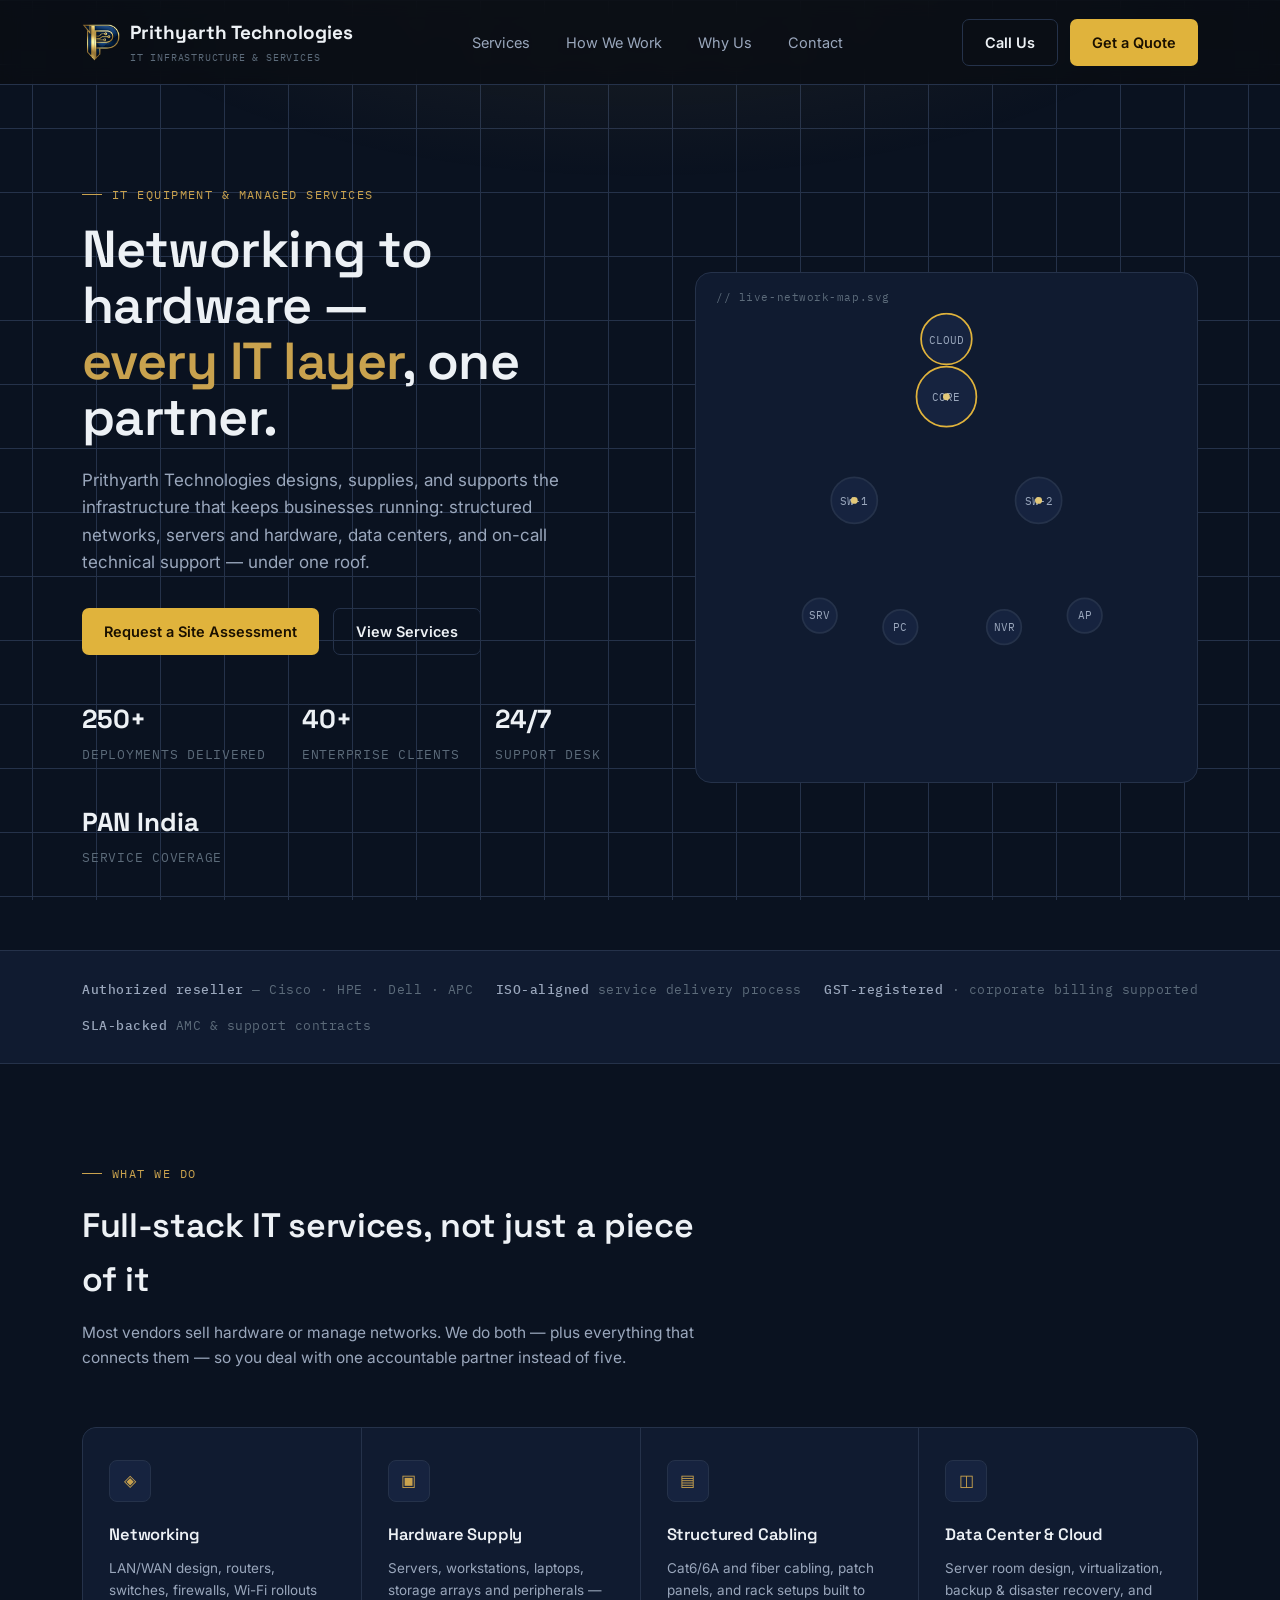
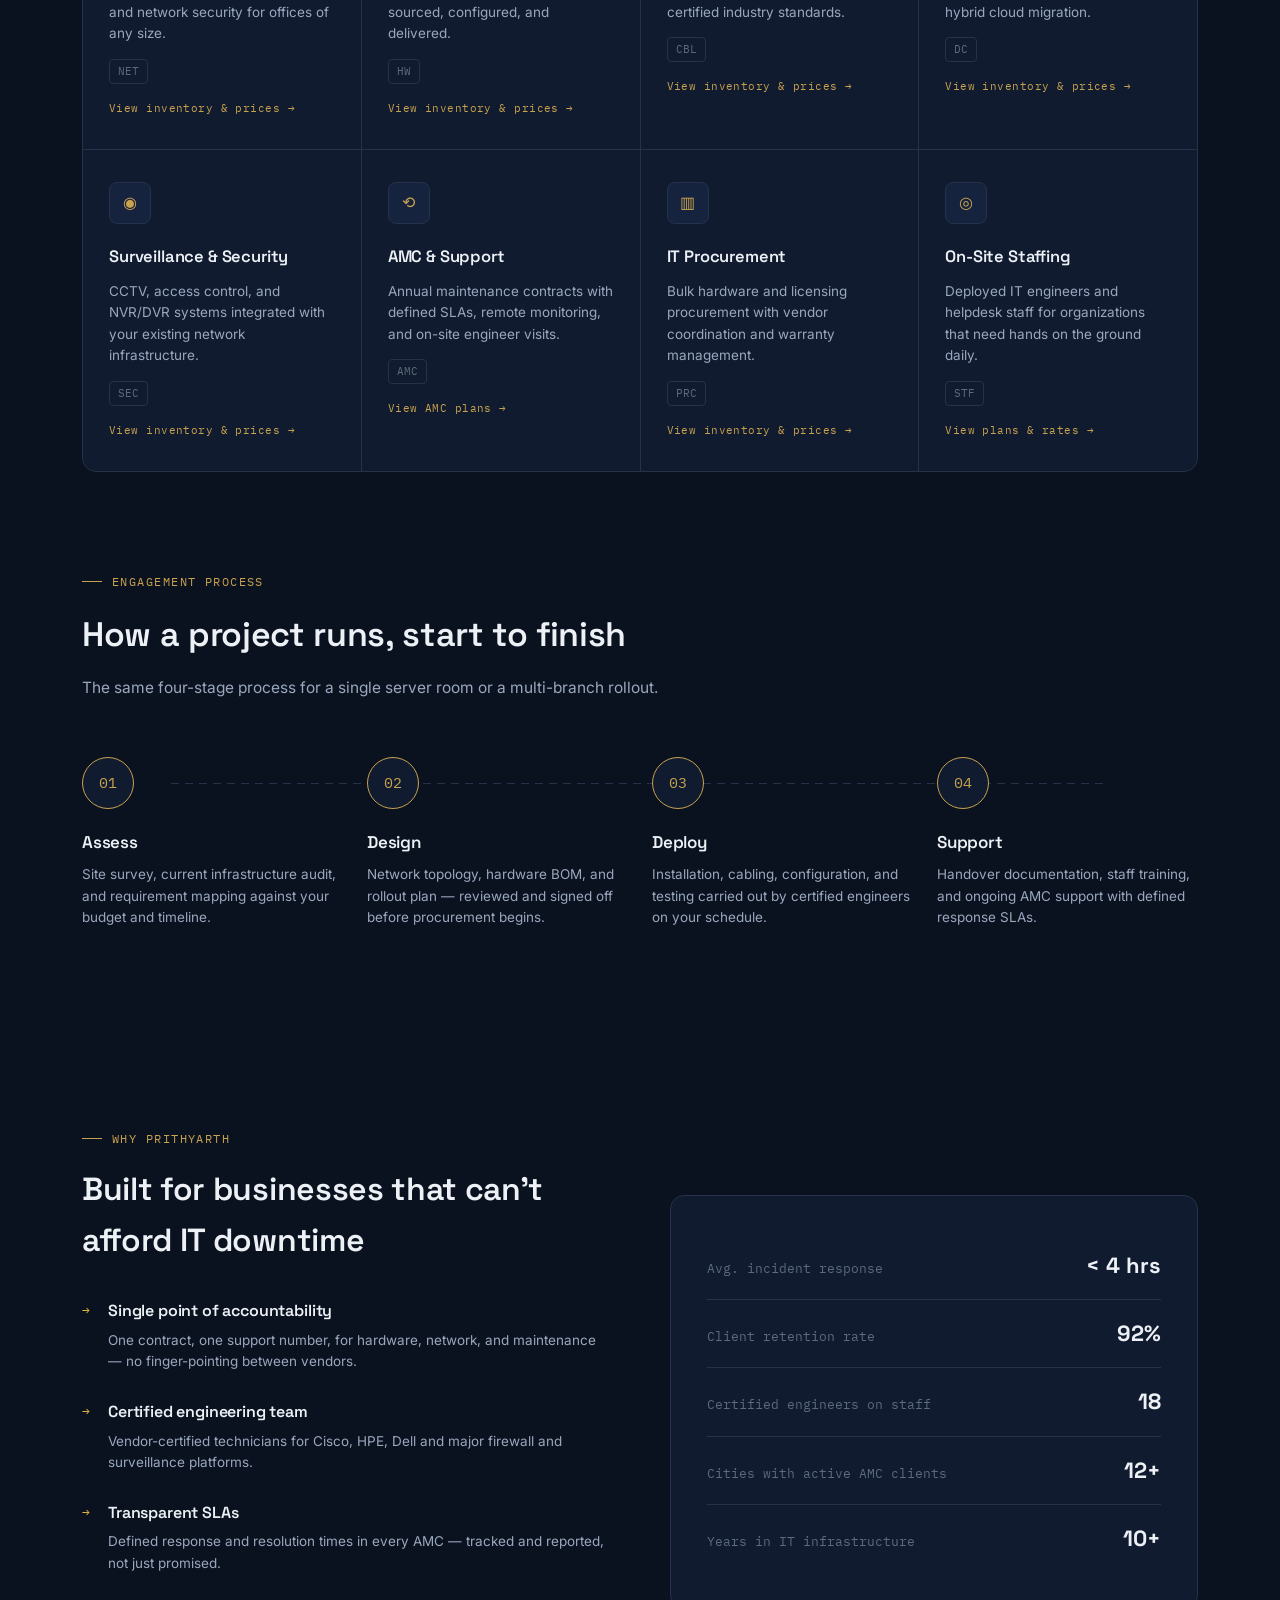
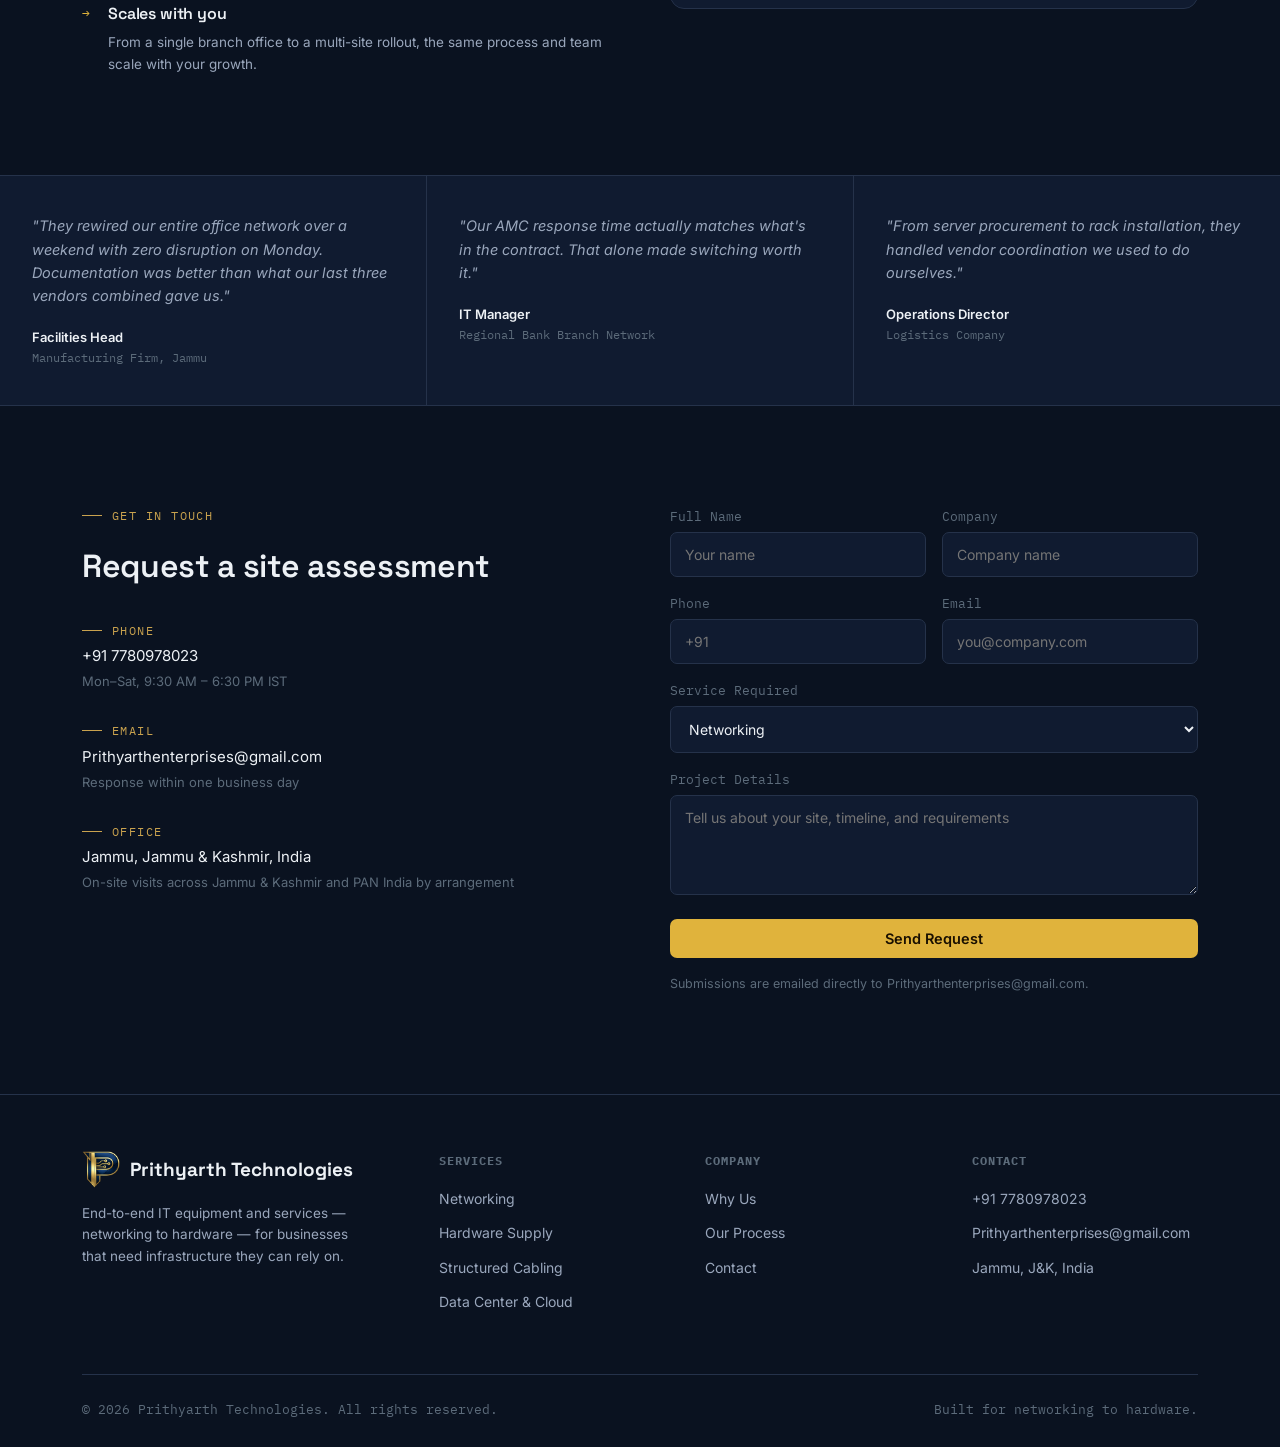
<file: index.html>
<!DOCTYPE html>
<html lang="en">
<head>
<meta charset="UTF-8">
<meta name="viewport" content="width=device-width, initial-scale=1.0">
<title>Prithyarth Technologies — Networking, Hardware & IT Services</title>
<meta name="description" content="Prithyarth Technologies delivers end-to-end IT infrastructure — networking, hardware supply, structured cabling, data center and AMC support — for businesses across India.">
<link rel="icon" type="image/png" href="[data-uri]">
<link rel="apple-touch-icon" href="[data-uri]">
<link rel="preconnect" href="https://fonts.googleapis.com">
<link href="https://fonts.googleapis.com/css2?family=Space+Grotesk:wght@400;500;600;700&family=Inter:wght@400;500;600;700&family=IBM+Plex+Mono:wght@400;500&display=swap" rel="stylesheet">
<style>
  :root{
    --bg:#0A1220;
    --panel:#101B30;
    --panel-raised:#16233F;
    --border:#25324A;
    --text:#EDF1F5;
    --text-dim:#9AA7BC;
    --text-faint:#5C6B7A;
    --steel:#C9A24E;
    --steel-dim:#7A6029;
    --amber:#E0B33C;
    --teal:#E3C878;
    --radius:10px;
  }
  *{margin:0;padding:0;box-sizing:border-box;}
  html{scroll-behavior:smooth;}
  body{
    background:var(--bg);
    color:var(--text);
    font-family:'Inter',sans-serif;
    line-height:1.6;
    overflow-x:hidden;
    background-image:
      linear-gradient(var(--border) 1px, transparent 1px),
      linear-gradient(90deg, var(--border) 1px, transparent 1px);
    background-size:64px 64px;
    background-position:center top;
    background-attachment:fixed;
    background-color:var(--bg);
  }
  body::before{
    content:"";
    position:fixed;inset:0;
    background:radial-gradient(ellipse 80% 50% at 50% -10%, rgba(201,162,78,0.12), transparent 60%);
    pointer-events:none;
    z-index:0;
  }
  h1,h2,h3,h4{font-family:'Space Grotesk',sans-serif;font-weight:600;letter-spacing:-0.01em;}
  .eyebrow{
    font-family:'IBM Plex Mono',monospace;
    font-size:12px;
    letter-spacing:0.12em;
    text-transform:uppercase;
    color:var(--steel);
    display:flex;align-items:center;gap:10px;
    margin-bottom:16px;
  }
  .eyebrow::before{content:"";width:20px;height:1px;background:var(--steel);display:inline-block;}
  a{color:inherit;text-decoration:none;}
  .container{max-width:1180px;margin:0 auto;padding:0 32px;}
  section{position:relative;z-index:1;}

  /* NAV */
  header{
    position:sticky;top:0;z-index:50;
    background:rgba(10,14,19,0.85);
    backdrop-filter:blur(10px);
    border-bottom:1px solid var(--border);
  }
  nav{
    max-width:1180px;margin:0 auto;padding:18px 32px;
    display:flex;align-items:center;justify-content:space-between;
  }
  .logo{
    display:flex;align-items:center;gap:10px;
    font-family:'Space Grotesk',sans-serif;font-weight:700;font-size:19px;
    color:var(--text);
  }
  .logo-mark{
    width:38px;height:38px;object-fit:contain;
    flex-shrink:0;
  }
  .logo small{display:block;font-family:'IBM Plex Mono',monospace;font-size:10px;font-weight:400;letter-spacing:0.08em;color:var(--text-faint);text-transform:uppercase;margin-top:2px;}
  .nav-links{display:flex;gap:36px;align-items:center;}
  .nav-links a{font-size:14.5px;color:var(--text-dim);transition:color .2s;}
  .nav-links a:hover{color:var(--text);}
  .btn{
    font-family:'Inter',sans-serif;font-weight:600;font-size:14.5px;
    padding:11px 22px;border-radius:7px;
    display:inline-flex;align-items:center;gap:8px;
    transition:all .2s;cursor:pointer;border:none;
  }
  .btn-primary{background:var(--amber);color:#1A1000;}
  .btn-primary:hover{background:#F0C766;transform:translateY(-1px);}
  .btn-ghost{border:1px solid var(--border);color:var(--text);background:transparent;}
  .btn-ghost:hover{border-color:var(--steel);}
  .nav-cta{display:flex;gap:12px;}
  .nav-toggle{display:none;background:none;border:none;color:var(--text);font-size:24px;cursor:pointer;}

  /* HERO */
  .hero{padding:100px 0 80px;}
  .hero-grid{display:grid;grid-template-columns:1.1fr 1fr;gap:60px;align-items:center;}
  .hero h1{font-size:52px;line-height:1.08;margin-bottom:22px;}
  .hero h1 span{color:var(--steel);}
  .hero p.lead{font-size:17px;color:var(--text-dim);max-width:480px;margin-bottom:32px;}
  .hero-ctas{display:flex;gap:14px;margin-bottom:44px;flex-wrap:wrap;}
  .hero-stats{display:flex;gap:36px;flex-wrap:wrap;}
  .stat b{display:block;font-family:'Space Grotesk',sans-serif;font-size:26px;color:var(--text);}
  .stat span{font-size:12.5px;color:var(--text-faint);font-family:'IBM Plex Mono',monospace;text-transform:uppercase;letter-spacing:0.06em;}

  /* NETWORK DIAGRAM SIGNATURE */
  .diagram-wrap{
    position:relative;
    background:var(--panel);
    border:1px solid var(--border);
    border-radius:16px;
    padding:20px;
    aspect-ratio:1/1;
  }
  .diagram-wrap .tag{
    position:absolute;top:16px;left:20px;
    font-family:'IBM Plex Mono',monospace;font-size:11px;color:var(--text-faint);
    letter-spacing:0.05em;
  }
  .diagram-wrap svg{width:100%;height:100%;}
  .net-line{
    stroke:var(--steel-dim);
    stroke-width:1.5;
    fill:none;
    stroke-dasharray:6 5;
  }
  .net-line.active{
    stroke:var(--steel);
    stroke-dasharray:400;
    stroke-dashoffset:400;
    animation:drawline 2.4s ease forwards infinite;
  }
  .net-line.active.d1{animation-delay:0s;}
  .net-line.active.d2{animation-delay:.3s;}
  .net-line.active.d3{animation-delay:.6s;}
  .net-line.active.d4{animation-delay:.9s;}
  @keyframes drawline{
    0%{stroke-dashoffset:400;opacity:0;}
    15%{opacity:1;}
    60%{stroke-dashoffset:0;opacity:1;}
    100%{stroke-dashoffset:0;opacity:0;}
  }
  .node-circle{fill:var(--panel-raised);stroke:var(--border);stroke-width:1.5;}
  .node-circle.hub{stroke:var(--amber);}
  .node-label{font-family:'IBM Plex Mono',monospace;font-size:9.5px;fill:var(--text-dim);text-anchor:middle;}
  .pulse{
    fill:var(--teal);
    animation:pulse 2.2s ease-in-out infinite;
  }
  @keyframes pulse{
    0%,100%{opacity:.3;r:3;}
    50%{opacity:1;r:5;}
  }

  /* TRUST BAR */
  .trust{border-top:1px solid var(--border);border-bottom:1px solid var(--border);padding:28px 0;background:var(--panel);}
  .trust .container{display:flex;justify-content:space-between;align-items:center;flex-wrap:wrap;gap:16px;}
  .trust-item{font-family:'IBM Plex Mono',monospace;font-size:12.5px;color:var(--text-faint);letter-spacing:0.04em;}
  .trust-item b{color:var(--text-dim);font-weight:500;}

  /* SECTION HEADS */
  .section-head{max-width:640px;margin-bottom:56px;}
  .section-head h2{font-size:34px;margin-bottom:14px;}
  .section-head p{color:var(--text-dim);font-size:15.5px;}
  .section-pad{padding:100px 0;}

  /* SERVICES */
  .services-grid{display:grid;grid-template-columns:repeat(4,1fr);gap:1px;background:var(--border);border:1px solid var(--border);border-radius:14px;overflow:hidden;}
  .service-card{background:var(--panel);padding:32px 26px;transition:background .2s;cursor:pointer;position:relative;}
  .service-card:hover{background:var(--panel-raised);}
  .service-card:hover .service-open{color:var(--amber);}
  .service-open{
    display:flex;align-items:center;gap:6px;margin-top:16px;
    font-family:'IBM Plex Mono',monospace;font-size:11px;color:var(--steel);letter-spacing:0.04em;
    transition:color .2s;
  }

  /* CATALOG MODAL */
  .catalog-overlay{
    display:none;position:fixed;inset:0;z-index:200;
    background:rgba(5,7,10,0.82);backdrop-filter:blur(4px);
    padding:26px 16px;overflow-y:auto;
  }
  .catalog-overlay.open{display:block;}
  .catalog-modal{
    max-width:1080px;margin:0 auto;background:var(--panel);border:1px solid var(--border);
    border-radius:16px;overflow:hidden;
    animation:modalIn .25s ease;
  }
  @keyframes modalIn{from{opacity:0;transform:translateY(14px);}to{opacity:1;transform:translateY(0);}}
  .catalog-head{
    padding:26px 30px;border-bottom:1px solid var(--border);
    display:flex;justify-content:space-between;align-items:flex-start;gap:20px;
    position:sticky;top:0;background:var(--panel);z-index:2;
  }
  .catalog-head h3{font-size:22px;margin-bottom:6px;}
  .catalog-head p{font-size:13px;color:var(--text-dim);max-width:640px;}
  .catalog-close{
    background:var(--panel-raised);border:1px solid var(--border);color:var(--text-dim);
    width:34px;height:34px;border-radius:8px;flex-shrink:0;font-size:18px;cursor:pointer;
    display:flex;align-items:center;justify-content:center;transition:all .2s;
  }
  .catalog-close:hover{color:var(--text);border-color:var(--steel);}
  .catalog-tabs{
    display:flex;gap:8px;flex-wrap:wrap;padding:18px 30px 0;
  }
  .catalog-tab{
    font-family:'IBM Plex Mono',monospace;font-size:11.5px;letter-spacing:0.03em;
    padding:8px 14px;border-radius:999px;border:1px solid var(--border);color:var(--text-dim);
    cursor:pointer;transition:all .2s;background:transparent;
  }
  .catalog-tab.active{background:var(--steel);border-color:var(--steel);color:#081016;font-weight:600;}
  .catalog-tab:hover:not(.active){border-color:var(--steel);color:var(--text);}
  .catalog-body{padding:24px 30px 30px;}
  .catalog-grid{
    display:grid;grid-template-columns:repeat(3,1fr);gap:16px;
  }
  .catalog-item{
    background:var(--panel-raised);border:1px solid var(--border);border-radius:12px;
    padding:18px;display:flex;flex-direction:column;gap:10px;
  }
  .catalog-item .brand-tag{
    font-family:'IBM Plex Mono',monospace;font-size:10px;letter-spacing:0.06em;text-transform:uppercase;
    color:var(--teal);
  }
  .catalog-item h4{font-size:14.5px;line-height:1.35;}
  .catalog-item .specs{font-size:12px;color:var(--text-dim);line-height:1.55;flex-grow:1;}
  .catalog-item .price-row{
    display:flex;justify-content:space-between;align-items:baseline;
    padding-top:10px;border-top:1px solid var(--border);
  }
  .catalog-item .price{font-family:'Space Grotesk',sans-serif;font-size:17px;color:var(--amber);}
  .catalog-item .price small{font-family:'Inter',sans-serif;font-size:10.5px;color:var(--text-faint);font-weight:400;}
  .catalog-buy{
    font-family:'Inter',sans-serif;font-weight:600;font-size:12.5px;
    padding:9px 12px;border-radius:6px;text-align:center;
    background:var(--amber);color:#1A1000;cursor:pointer;border:none;transition:all .2s;
  }
  .catalog-buy:hover{background:#F0C766;}
  .catalog-note{
    margin-top:22px;padding:14px 16px;border:1px solid var(--border);border-radius:10px;
    font-size:12px;color:var(--text-faint);background:var(--panel);line-height:1.6;
  }
  @media (max-width:900px){
    .catalog-grid{grid-template-columns:1fr 1fr;}
  }
  @media (max-width:600px){
    .catalog-grid{grid-template-columns:1fr;}
    .catalog-head,.catalog-tabs,.catalog-body{padding-left:18px;padding-right:18px;}
  }
  .service-icon{
    width:42px;height:42px;border-radius:8px;
    background:var(--panel-raised);border:1px solid var(--border);
    display:flex;align-items:center;justify-content:center;
    margin-bottom:20px;color:var(--steel);
  }
  .service-card h3{font-size:16.5px;margin-bottom:10px;}
  .service-card p{font-size:13.5px;color:var(--text-dim);}
  .service-tag{
    display:inline-block;margin-top:14px;
    font-family:'IBM Plex Mono',monospace;font-size:10.5px;color:var(--text-faint);
    border:1px solid var(--border);padding:3px 8px;border-radius:4px;
  }

  /* PROCESS */
  .process{display:grid;grid-template-columns:repeat(4,1fr);gap:24px;position:relative;}
  .process::before{
    content:"";position:absolute;top:26px;left:8%;right:8%;height:1px;
    background:repeating-linear-gradient(90deg, var(--border) 0 8px, transparent 8px 14px);
    z-index:0;
  }
  .process-step{position:relative;z-index:1;}
  .process-num{
    width:52px;height:52px;border-radius:50%;
    background:var(--panel);border:1.5px solid var(--steel);
    display:flex;align-items:center;justify-content:center;
    font-family:'IBM Plex Mono',monospace;color:var(--steel);font-size:15px;
    margin-bottom:20px;
  }
  .process-step h4{font-size:17px;margin-bottom:8px;}
  .process-step p{font-size:13.5px;color:var(--text-dim);}

  /* WHY US */
  .why-grid{display:grid;grid-template-columns:1fr 1fr;gap:60px;align-items:center;}
  .why-list{display:flex;flex-direction:column;gap:26px;}
  .why-item{display:flex;gap:18px;}
  .why-item .num{font-family:'IBM Plex Mono',monospace;color:var(--amber);font-size:13px;flex-shrink:0;padding-top:3px;}
  .why-item h4{font-size:16px;margin-bottom:6px;}
  .why-item p{font-size:13.5px;color:var(--text-dim);}
  .why-panel{
    background:var(--panel);border:1px solid var(--border);border-radius:14px;
    padding:36px;
  }
  .why-panel .metric{display:flex;justify-content:space-between;align-items:baseline;padding:16px 0;border-bottom:1px solid var(--border);}
  .why-panel .metric:last-child{border-bottom:none;}
  .why-panel .metric b{font-family:'Space Grotesk',sans-serif;font-size:22px;}
  .why-panel .metric span{font-size:12.5px;color:var(--text-faint);font-family:'IBM Plex Mono',monospace;}

  /* TESTIMONIAL */
  .testimonial-strip{background:var(--panel);border-top:1px solid var(--border);border-bottom:1px solid var(--border);}
  .testimonial-grid{display:grid;grid-template-columns:repeat(3,1fr);gap:1px;background:var(--border);}
  .t-card{background:var(--panel);padding:38px 32px;}
  .t-card p{font-size:14.5px;color:var(--text-dim);margin-bottom:20px;font-style:italic;}
  .t-who{font-size:13px;color:var(--text);font-weight:600;}
  .t-role{font-size:12px;color:var(--text-faint);font-family:'IBM Plex Mono',monospace;}

  /* CONTACT */
  .contact-grid{display:grid;grid-template-columns:1fr 1fr;gap:60px;}
  .contact-info-item{margin-bottom:28px;}
  .contact-info-item .eyebrow{margin-bottom:8px;}
  .contact-info-item p{font-size:15px;color:var(--text);}
  .contact-info-item span{font-size:13px;color:var(--text-faint);}
  form{display:flex;flex-direction:column;gap:16px;}
  .form-row{display:grid;grid-template-columns:1fr 1fr;gap:16px;}
  input,textarea,select{
    background:var(--panel);border:1px solid var(--border);border-radius:7px;
    padding:13px 14px;color:var(--text);font-family:'Inter',sans-serif;font-size:14px;
    width:100%;
  }
  input:focus,textarea:focus,select:focus{outline:2px solid var(--steel);outline-offset:1px;}
  textarea{resize:vertical;min-height:100px;}
  label{font-size:12.5px;color:var(--text-faint);font-family:'IBM Plex Mono',monospace;margin-bottom:6px;display:block;}

  /* FOOTER */
  footer{border-top:1px solid var(--border);padding:56px 0 28px;}
  .footer-grid{display:grid;grid-template-columns:1.4fr 1fr 1fr 1fr;gap:40px;margin-bottom:48px;}
  .footer-col h5{font-family:'IBM Plex Mono',monospace;font-size:12px;letter-spacing:0.08em;text-transform:uppercase;color:var(--text-faint);margin-bottom:18px;}
  .footer-col a{display:block;font-size:14px;color:var(--text-dim);margin-bottom:12px;transition:color .2s;}
  .footer-col a:hover{color:var(--steel);}
  .footer-bottom{border-top:1px solid var(--border);padding-top:24px;display:flex;justify-content:space-between;color:var(--text-faint);font-size:12.5px;font-family:'IBM Plex Mono',monospace;flex-wrap:wrap;gap:10px;}

  .reveal{opacity:0;transform:translateY(18px);transition:opacity .6s ease, transform .6s ease;}
  .reveal.visible{opacity:1;transform:translateY(0);}

  @media (max-width:900px){
    .hero-grid,.why-grid,.contact-grid{grid-template-columns:1fr;}
    .services-grid{grid-template-columns:repeat(2,1fr);}
    .testimonial-grid{grid-template-columns:1fr;}
    .process{grid-template-columns:1fr 1fr;row-gap:36px;}
    .process::before{display:none;}
    .footer-grid{grid-template-columns:1fr 1fr;}
    .nav-links{position:fixed;top:70px;left:0;right:0;background:var(--bg);border-bottom:1px solid var(--border);flex-direction:column;padding:24px 32px;gap:20px;display:none;}
    .nav-links.open{display:flex;}
    .nav-toggle{display:block;}
    .nav-cta{display:none;}
    .hero h1{font-size:36px;}
  }
  @media (max-width:600px){
    .services-grid{grid-template-columns:1fr;}
    .process{grid-template-columns:1fr;}
    .form-row{grid-template-columns:1fr;}
    .footer-grid{grid-template-columns:1fr;}
    .hero-stats{gap:24px;}
  }
  @media (prefers-reduced-motion: reduce){
    .net-line.active{animation:none;stroke-dasharray:none;opacity:1;}
    .pulse{animation:none;}
    .reveal{transition:none;opacity:1;transform:none;}
  }
</style>
</head>
<body>

<header>
  <nav>
    <div class="logo">
      <img src="[data-uri]" alt="Prithyarth Technologies logo" class="logo-mark">
      <div>Prithyarth Technologies<small>IT Infrastructure &amp; Services</small></div>
    </div>
    <div class="nav-links" id="navLinks">
      <a href="#services">Services</a>
      <a href="#process">How We Work</a>
      <a href="#why">Why Us</a>
      <a href="#contact">Contact</a>
    </div>
    <div class="nav-cta">
      <a href="tel:+917780978023" class="btn btn-ghost">Call Us</a>
      <a href="#contact" class="btn btn-primary">Get a Quote</a>
    </div>
    <button class="nav-toggle" id="navToggle" aria-label="Toggle menu">☰</button>
  </nav>
</header>

<div class="catalog-overlay" id="catalogOverlay" onclick="if(event.target===this)closeCatalog()">
  <div class="catalog-modal">
    <div class="catalog-head">
      <div>
        <h3 id="catalogTitle">Category</h3>
        <p id="catalogDesc">Description</p>
      </div>
      <button class="catalog-close" onclick="closeCatalog()" aria-label="Close">✕</button>
    </div>
    <div class="catalog-tabs" id="catalogTabs"></div>
    <div class="catalog-body">
      <div class="catalog-grid" id="catalogGrid"></div>
      <div class="catalog-note">Prices are indicative MRP/street pricing in INR (exclusive of GST unless noted) compiled from official brand websites and authorized channel listings as of July 2026, for planning purposes only. Final quotation depends on configuration, current distributor pricing, and quantity — click "Enquire to Purchase" on any item and we'll send a formal quote within one business day.</div>
    </div>
  </div>
</div>

<section class="hero">
  <div class="container hero-grid">
    <div>
      <div class="eyebrow">IT Equipment &amp; Managed Services</div>
      <h1>Networking to hardware —<br><span>every IT layer</span>, one partner.</h1>
      <p class="lead">Prithyarth Technologies designs, supplies, and supports the infrastructure that keeps businesses running: structured networks, servers and hardware, data centers, and on-call technical support — under one roof.</p>
      <div class="hero-ctas">
        <a href="#contact" class="btn btn-primary">Request a Site Assessment</a>
        <a href="#services" class="btn btn-ghost">View Services</a>
      </div>
      <div class="hero-stats">
        <div class="stat"><b>250+</b><span>Deployments Delivered</span></div>
        <div class="stat"><b>40+</b><span>Enterprise Clients</span></div>
        <div class="stat"><b>24/7</b><span>Support Desk</span></div>
        <div class="stat"><b>PAN India</b><span>Service Coverage</span></div>
      </div>
    </div>
    <div class="diagram-wrap reveal" id="diagramWrap">
      <span class="tag">// live-network-map.svg</span>
      <svg viewBox="0 0 400 400">
        <!-- lines -->
        <path class="net-line active d1" d="M200,90 L120,180"/>
        <path class="net-line active d2" d="M200,90 L280,180"/>
        <path class="net-line active d3" d="M120,180 L90,280"/>
        <path class="net-line active d4" d="M120,180 L160,290"/>
        <path class="net-line active d1" d="M280,180 L250,290"/>
        <path class="net-line active d2" d="M280,180 L320,280"/>
        <path class="net-line active d3" d="M200,90 L200,40"/>

        <!-- cloud node -->
        <circle class="node-circle hub" cx="200" cy="40" r="22"/>
        <text class="node-label" x="200" y="44">CLOUD</text>

        <!-- core node -->
        <circle class="node-circle hub" cx="200" cy="90" r="26"/>
        <text class="node-label" x="200" y="94">CORE</text>

        <!-- switches -->
        <circle class="node-circle" cx="120" cy="180" r="20"/>
        <text class="node-label" x="120" y="184">SW-1</text>
        <circle class="node-circle" cx="280" cy="180" r="20"/>
        <text class="node-label" x="280" y="184">SW-2</text>

        <!-- endpoints -->
        <circle class="node-circle" cx="90" cy="280" r="15"/>
        <text class="node-label" x="90" y="283">SRV</text>
        <circle class="node-circle" cx="160" cy="290" r="15"/>
        <text class="node-label" x="160" y="293">PC</text>
        <circle class="node-circle" cx="250" cy="290" r="15"/>
        <text class="node-label" x="250" y="293">NVR</text>
        <circle class="node-circle" cx="320" cy="280" r="15"/>
        <text class="node-label" x="320" y="283">AP</text>

        <!-- pulses -->
        <circle class="pulse" cx="200" cy="90" r="3"/>
        <circle class="pulse" cx="120" cy="180" r="3" style="animation-delay:.5s"/>
        <circle class="pulse" cx="280" cy="180" r="3" style="animation-delay:1s"/>
      </svg>
    </div>
  </div>
</section>

<div class="trust">
  <div class="container">
    <div class="trust-item"><b>Authorized reseller</b> — Cisco · HPE · Dell · APC</div>
    <div class="trust-item"><b>ISO-aligned</b> service delivery process</div>
    <div class="trust-item"><b>GST-registered</b> · corporate billing supported</div>
    <div class="trust-item"><b>SLA-backed</b> AMC &amp; support contracts</div>
  </div>
</div>

<section class="section-pad" id="services">
  <div class="container">
    <div class="section-head reveal">
      <div class="eyebrow">What We Do</div>
      <h2>Full-stack IT services, not just a piece of it</h2>
      <p>Most vendors sell hardware or manage networks. We do both — plus everything that connects them — so you deal with one accountable partner instead of five.</p>
    </div>
    <div class="services-grid reveal">
      <div class="service-card" onclick="openCatalog('networking')">
        <div class="service-icon">◈</div>
        <h3>Networking</h3>
        <p>LAN/WAN design, routers, switches, firewalls, Wi-Fi rollouts and network security for offices of any size.</p>
        <span class="service-tag">NET</span>
        <div class="service-open">View inventory &amp; prices →</div>
      </div>
      <div class="service-card" onclick="openCatalog('hardware')">
        <div class="service-icon">▣</div>
        <h3>Hardware Supply</h3>
        <p>Servers, workstations, laptops, storage arrays and peripherals — sourced, configured, and delivered.</p>
        <span class="service-tag">HW</span>
        <div class="service-open">View inventory &amp; prices →</div>
      </div>
      <div class="service-card" onclick="openCatalog('cabling')">
        <div class="service-icon">▤</div>
        <h3>Structured Cabling</h3>
        <p>Cat6/6A and fiber cabling, patch panels, and rack setups built to certified industry standards.</p>
        <span class="service-tag">CBL</span>
        <div class="service-open">View inventory &amp; prices →</div>
      </div>
      <div class="service-card" onclick="openCatalog('datacenter')">
        <div class="service-icon">◫</div>
        <h3>Data Center &amp; Cloud</h3>
        <p>Server room design, virtualization, backup &amp; disaster recovery, and hybrid cloud migration.</p>
        <span class="service-tag">DC</span>
        <div class="service-open">View inventory &amp; prices →</div>
      </div>
      <div class="service-card" onclick="openCatalog('surveillance')">
        <div class="service-icon">◉</div>
        <h3>Surveillance &amp; Security</h3>
        <p>CCTV, access control, and NVR/DVR systems integrated with your existing network infrastructure.</p>
        <span class="service-tag">SEC</span>
        <div class="service-open">View inventory &amp; prices →</div>
      </div>
      <div class="service-card" onclick="openCatalog('amc')">
        <div class="service-icon">⟲</div>
        <h3>AMC &amp; Support</h3>
        <p>Annual maintenance contracts with defined SLAs, remote monitoring, and on-site engineer visits.</p>
        <span class="service-tag">AMC</span>
        <div class="service-open">View AMC plans →</div>
      </div>
      <div class="service-card" onclick="openCatalog('procurement')">
        <div class="service-icon">▥</div>
        <h3>IT Procurement</h3>
        <p>Bulk hardware and licensing procurement with vendor coordination and warranty management.</p>
        <span class="service-tag">PRC</span>
        <div class="service-open">View inventory &amp; prices →</div>
      </div>
      <div class="service-card" onclick="openCatalog('staffing')">
        <div class="service-icon">◎</div>
        <h3>On-Site Staffing</h3>
        <p>Deployed IT engineers and helpdesk staff for organizations that need hands on the ground daily.</p>
        <span class="service-tag">STF</span>
        <div class="service-open">View plans &amp; rates →</div>
      </div>
    </div>
  </div>
</section>

<section class="section-pad" id="process" style="padding-top:0;">
  <div class="container">
    <div class="section-head reveal">
      <div class="eyebrow">Engagement Process</div>
      <h2>How a project runs, start to finish</h2>
      <p>The same four-stage process for a single server room or a multi-branch rollout.</p>
    </div>
    <div class="process reveal">
      <div class="process-step">
        <div class="process-num">01</div>
        <h4>Assess</h4>
        <p>Site survey, current infrastructure audit, and requirement mapping against your budget and timeline.</p>
      </div>
      <div class="process-step">
        <div class="process-num">02</div>
        <h4>Design</h4>
        <p>Network topology, hardware BOM, and rollout plan — reviewed and signed off before procurement begins.</p>
      </div>
      <div class="process-step">
        <div class="process-num">03</div>
        <h4>Deploy</h4>
        <p>Installation, cabling, configuration, and testing carried out by certified engineers on your schedule.</p>
      </div>
      <div class="process-step">
        <div class="process-num">04</div>
        <h4>Support</h4>
        <p>Handover documentation, staff training, and ongoing AMC support with defined response SLAs.</p>
      </div>
    </div>
  </div>
</section>

<section class="section-pad" id="why">
  <div class="container why-grid">
    <div class="reveal">
      <div class="eyebrow">Why Prithyarth</div>
      <h2 style="font-size:32px;margin-bottom:32px;">Built for businesses that can't afford IT downtime</h2>
      <div class="why-list">
        <div class="why-item">
          <div class="num">→</div>
          <div><h4>Single point of accountability</h4><p>One contract, one support number, for hardware, network, and maintenance — no finger-pointing between vendors.</p></div>
        </div>
        <div class="why-item">
          <div class="num">→</div>
          <div><h4>Certified engineering team</h4><p>Vendor-certified technicians for Cisco, HPE, Dell and major firewall and surveillance platforms.</p></div>
        </div>
        <div class="why-item">
          <div class="num">→</div>
          <div><h4>Transparent SLAs</h4><p>Defined response and resolution times in every AMC — tracked and reported, not just promised.</p></div>
        </div>
        <div class="why-item">
          <div class="num">→</div>
          <div><h4>Scales with you</h4><p>From a single branch office to a multi-site rollout, the same process and team scale with your growth.</p></div>
        </div>
      </div>
    </div>
    <div class="why-panel reveal">
      <div class="metric"><span>Avg. incident response</span><b>&lt; 4 hrs</b></div>
      <div class="metric"><span>Client retention rate</span><b>92%</b></div>
      <div class="metric"><span>Certified engineers on staff</span><b>18</b></div>
      <div class="metric"><span>Cities with active AMC clients</span><b>12+</b></div>
      <div class="metric"><span>Years in IT infrastructure</span><b>10+</b></div>
    </div>
  </div>
</section>

<div class="testimonial-strip">
  <div class="testimonial-grid">
    <div class="t-card reveal">
      <p>"They rewired our entire office network over a weekend with zero disruption on Monday. Documentation was better than what our last three vendors combined gave us."</p>
      <div class="t-who">Facilities Head</div>
      <div class="t-role">Manufacturing Firm, Jammu</div>
    </div>
    <div class="t-card reveal">
      <p>"Our AMC response time actually matches what's in the contract. That alone made switching worth it."</p>
      <div class="t-who">IT Manager</div>
      <div class="t-role">Regional Bank Branch Network</div>
    </div>
    <div class="t-card reveal">
      <p>"From server procurement to rack installation, they handled vendor coordination we used to do ourselves."</p>
      <div class="t-who">Operations Director</div>
      <div class="t-role">Logistics Company</div>
    </div>
  </div>
</div>

<section class="section-pad" id="contact">
  <div class="container contact-grid">
    <div class="reveal">
      <div class="eyebrow">Get In Touch</div>
      <h2 style="font-size:32px;margin-bottom:28px;">Request a site assessment</h2>
      <div class="contact-info-item">
        <div class="eyebrow" style="margin-bottom:4px;">Phone</div>
        <p>+91 7780978023</p>
        <span>Mon–Sat, 9:30 AM – 6:30 PM IST</span>
      </div>
      <div class="contact-info-item">
        <div class="eyebrow" style="margin-bottom:4px;">Email</div>
        <p>Prithyarthenterprises@gmail.com</p>
        <span>Response within one business day</span>
      </div>
      <div class="contact-info-item">
        <div class="eyebrow" style="margin-bottom:4px;">Office</div>
        <p>Jammu, Jammu &amp; Kashmir, India</p>
        <span>On-site visits across Jammu &amp; Kashmir and PAN India by arrangement</span>
      </div>
    </div>
    <form class="reveal" action="https://formsubmit.co/Prithyarthenterprises@gmail.com" method="POST">
      <input type="hidden" name="_subject" value="New enquiry — Prithyarth Technologies website">
      <input type="hidden" name="_captcha" value="false">
      <input type="hidden" name="_template" value="table">
      <input type="text" name="_honey" style="display:none">
      <div class="form-row">
        <div>
          <label for="fname">Full Name</label>
          <input id="fname" name="Full Name" type="text" placeholder="Your name" required>
        </div>
        <div>
          <label for="company">Company</label>
          <input id="company" name="Company" type="text" placeholder="Company name">
        </div>
      </div>
      <div class="form-row">
        <div>
          <label for="phone">Phone</label>
          <input id="phone" name="Phone" type="tel" placeholder="+91" required>
        </div>
        <div>
          <label for="email">Email</label>
          <input id="email" name="Email" type="email" placeholder="you@company.com" required>
        </div>
      </div>
      <div>
        <label for="service">Service Required</label>
        <select id="service" name="Service Required">
          <option>Networking</option>
          <option>Hardware Supply</option>
          <option>Structured Cabling</option>
          <option>Data Center &amp; Cloud</option>
          <option>Surveillance &amp; Security</option>
          <option>AMC &amp; Support</option>
          <option>Something else</option>
        </select>
      </div>
      <div>
        <label for="msg">Project Details</label>
        <textarea id="msg" name="Project Details" placeholder="Tell us about your site, timeline, and requirements"></textarea>
      </div>
      <button type="submit" class="btn btn-primary" style="justify-content:center;">Send Request</button>
      <p style="color:var(--text-faint);font-size:12.5px;">Submissions are emailed directly to Prithyarthenterprises@gmail.com.</p>
    </form>
  </div>
</section>

<footer>
  <div class="container">
    <div class="footer-grid">
      <div class="footer-col">
        <div class="logo" style="margin-bottom:14px;">
          <img src="[data-uri]" alt="Prithyarth Technologies logo" class="logo-mark">
          <div>Prithyarth Technologies</div>
        </div>
        <p style="font-size:13.5px;color:var(--text-dim);max-width:280px;">End-to-end IT equipment and services — networking to hardware — for businesses that need infrastructure they can rely on.</p>
      </div>
      <div class="footer-col">
        <h5>Services</h5>
        <a href="#services">Networking</a>
        <a href="#services">Hardware Supply</a>
        <a href="#services">Structured Cabling</a>
        <a href="#services">Data Center &amp; Cloud</a>
      </div>
      <div class="footer-col">
        <h5>Company</h5>
        <a href="#why">Why Us</a>
        <a href="#process">Our Process</a>
        <a href="#contact">Contact</a>
      </div>
      <div class="footer-col">
        <h5>Contact</h5>
        <a href="tel:+917780978023">+91 7780978023</a>
        <a href="mailto:Prithyarthenterprises@gmail.com">Prithyarthenterprises@gmail.com</a>
        <a href="#">Jammu, J&amp;K, India</a>
      </div>
    </div>
    <div class="footer-bottom">
      <span>© 2026 Prithyarth Technologies. All rights reserved.</span>
      <span>Built for networking to hardware.</span>
    </div>
  </div>
</footer>

<script>
  const navToggle = document.getElementById('navToggle');
  const navLinks = document.getElementById('navLinks');
  navToggle.addEventListener('click', () => navLinks.classList.toggle('open'));
  navLinks.querySelectorAll('a').forEach(a => a.addEventListener('click', () => navLinks.classList.remove('open')));

  const revealEls = document.querySelectorAll('.reveal');
  const io = new IntersectionObserver((entries) => {
    entries.forEach(e => { if(e.isIntersecting){ e.target.classList.add('visible'); io.unobserve(e.target); } });
  }, {threshold:0.15});
  revealEls.forEach(el => io.observe(el));
</script>

<script>
/* ============================================================
   CATALOG / INVENTORY DATA
   Indicative INR pricing compiled from official Dell/HP/Lenovo/
   Hikvision/CP Plus websites & authorized channel listings, July 2026.
   ============================================================ */
const CATALOG = {
  networking: {
    title: "Networking — Inventory & Price List",
    desc: "Routers, switches, firewalls and Wi-Fi access points we regularly supply and deploy. Enterprise pricing depends on licensing tier — request a formal BOM quote.",
    serviceValue: "Networking",
    groups: [
      { name:"Routers & Firewalls", items:[
        {brand:"Cisco", name:"ISR 1100 4-Port Gigabit Router", specs:"4x GbE, dual-WAN, SD-WAN ready", price:"₹58,000"},
        {brand:"Cisco", name:"Meraki MX67 Security Appliance", specs:"Firewall + SD-WAN, cloud-managed (license extra)", price:"₹85,000"},
        {brand:"Fortinet", name:"FortiGate 40F Firewall", specs:"UTM, 5x GbE ports, compact desktop, 1-yr bundle", price:"₹48,000"},
        {brand:"Fortinet", name:"FortiGate 60F Firewall", specs:"UTM, 10x GbE ports, 1-yr bundle", price:"₹95,000"},
        {brand:"Fortinet", name:"FortiGate 100F Firewall", specs:"NGFW, 22x GbE ports incl. SFP, high-density branch", price:"₹2,45,000"},
        {brand:"Fortinet", name:"FortiGate 700G Firewall", specs:"Latest-gen NGFW, 10x 10GbE + 2x 25GbE SFP28, high-throughput core", price:"₹6,80,000"},
        {brand:"TP-Link", name:"ER7206 Omada Gigabit VPN Router", specs:"SPI firewall, load balancing, 5x GbE", price:"₹9,500"},
      ]},
      { name:"Switches", items:[
        {brand:"Cisco", name:"Catalyst 1300 24-Port PoE+ Switch", specs:"24x GbE PoE+, 4x SFP+ uplinks", price:"₹1,45,000"},
        {brand:"HPE Aruba", name:"Instant On 1930 24G Switch", specs:"24x GbE, 4x SFP+, smart-managed", price:"₹78,000"},
        {brand:"Fortinet", name:"FortiSwitch 224E-POE", specs:"24x GbE PoE+, 4x SFP+, FortiLink managed", price:"₹1,15,000"},
        {brand:"Fortinet", name:"FortiSwitch 648E", specs:"Latest 600 Series, 48x GbE PoE+, 4x 10GbE SFP+ uplinks", price:"₹1,95,000"},
        {brand:"TP-Link", name:"TL-SG1024 24-Port Gigabit Switch", specs:"Unmanaged, desktop/rackmount", price:"₹9,900"},
        {brand:"D-Link", name:"DGS-1100-16 16-Port Smart Switch", specs:"16x GbE, web-smart managed", price:"₹7,200"},
      ]},
      { name:"Wi-Fi Access Points", items:[
        {brand:"Cisco Meraki", name:"MR36 Wi-Fi 6 Access Point", specs:"Cloud-managed, dual-band Wi-Fi 6", price:"₹42,000"},
        {brand:"HPE Aruba", name:"Instant On AP22", specs:"Wi-Fi 6, 2x2 MIMO, PoE powered", price:"₹18,500"},
        {brand:"Fortinet", name:"FortiAP 231F", specs:"Wi-Fi 6, 2x2 MIMO, FortiGate/FortiLAN Cloud managed", price:"₹22,500"},
        {brand:"Fortinet", name:"FortiAP 231K", specs:"Latest Wi-Fi 7 (802.11be), 4x4 MIMO, cloud/controller managed", price:"₹38,000"},
        {brand:"Ubiquiti", name:"UniFi U6-Lite Access Point", specs:"Wi-Fi 6, controller-managed", price:"₹9,500"},
        {brand:"TP-Link", name:"EAP670 Wi-Fi 6 Access Point", specs:"AX5400, PoE+ powered, Omada SDN", price:"₹14,500"},
      ]},
    ]
  },
  hardware: {
    title: "Hardware Supply — Laptops & Desktops",
    desc: "Latest Dell, Lenovo and HP models we source, configure and deliver with standard OEM warranty. Bulk/corporate pricing available on request.",
    serviceValue: "Hardware Supply",
    groups: [
      { name:"Dell Laptops", items:[
        {brand:"Dell", name:"Inspiron 15", specs:"13th Gen Core i5, 16GB RAM, 512GB SSD, Win 11", price:"₹54,990"},
        {brand:"Dell", name:"Vostro 15 3530", specs:"13th Gen Core i5, 16GB RAM, 512GB SSD, business", price:"₹52,990"},
        {brand:"Dell", name:"Latitude 5450 (Latest Gen)", specs:"Intel Core Ultra 5, 16GB RAM, 512GB SSD, vPro", price:"₹82,000"},
        {brand:"Dell", name:"Latitude 7450 (Latest Gen)", specs:"Intel Core Ultra 7, 16GB RAM, 512GB SSD, premium biz", price:"₹1,22,000"},
        {brand:"Dell", name:"XPS 13", specs:"Core i7, 16GB RAM, 512GB SSD, ultra-premium", price:"₹1,35,000"},
        {brand:"Dell", name:"Pro 14 Premium (Dell 14 Pro)", specs:"Intel Core Ultra (Series 3), 16GB RAM, 512GB SSD, vPro, latest-gen", price:"₹98,990"},
      ]},
      { name:"Lenovo Laptops", items:[
        {brand:"Lenovo", name:"IdeaPad Slim 3", specs:"Ryzen 5 / Core i5, 8GB RAM, 512GB SSD", price:"₹42,990"},
        {brand:"Lenovo", name:"ThinkBook 14 Gen 7", specs:"Core Ultra 5, 16GB RAM, 512GB SSD, business-slim", price:"₹64,990"},
        {brand:"Lenovo", name:"ThinkBook 14 2-in-1 Gen 7", specs:"Core Ultra 7, 16GB RAM, 1TB SSD, touch convertible", price:"₹89,990"},
        {brand:"Lenovo", name:"ThinkPad E14 Gen 6", specs:"Core Ultra 7, 16GB RAM, 512GB SSD", price:"₹74,990"},
        {brand:"Lenovo", name:"ThinkPad T14 Gen 6 (Latest Gen)", specs:"Core Ultra 7 vPro, 32GB RAM, 512GB SSD, business-grade", price:"₹1,08,500"},
        {brand:"Lenovo", name:"ThinkPad X13 Gen 5", specs:"Core Ultra 7, 32GB RAM, 1TB SSD, ultralight", price:"₹1,45,000"},
        {brand:"Lenovo", name:"ThinkPad P16 Mobile Workstation", specs:"Core i9, 64GB RAM, 2TB SSD, discrete GPU", price:"₹3,09,500"},
      ]},
      { name:"HP Laptops", items:[
        {brand:"HP", name:"Pavilion 14", specs:"12th Gen Core i5, 16GB RAM, 512GB SSD", price:"₹58,990"},
        {brand:"HP", name:"ProBook 440 14-inch G11 (latest)", specs:"Intel Core Ultra 5/7, 16GB RAM, 512GB SSD, business-grade", price:"₹72,500"},
        {brand:"HP", name:"ProBook 450 G10", specs:"13th Gen Core i5, 16GB RAM, 512GB SSD, business", price:"₹68,500"},
        {brand:"HP", name:"ProBook 445 G11", specs:"Ryzen 7, 16GB RAM, 512GB SSD", price:"₹63,900"},
        {brand:"HP", name:"EliteBook 640 G9", specs:"12th Gen Core i5, 16GB RAM, 512GB SSD, vPro", price:"₹96,500"},
        {brand:"HP", name:"EliteBook 840 G11 (Latest Gen)", specs:"Core Ultra 7, 32GB RAM, 512GB SSD, Wolf Security", price:"₹1,32,000"},
      ]},
      { name:"Desktops", items:[
        {brand:"Dell", name:"OptiPlex 3000 Micro", specs:"Core i5, 8GB RAM, 256GB SSD, micro form-factor", price:"₹48,500"},
        {brand:"Dell", name:"OptiPlex 7010 Tower", specs:"Core i7, 16GB RAM, 512GB SSD", price:"₹78,900"},
        {brand:"Dell", name:"OptiPlex 7020 Tower (Latest Gen)", specs:"Intel Core Ultra 7, 16GB RAM, 512GB SSD, AI-ready", price:"₹92,000"},
        {brand:"Lenovo", name:"ThinkCentre neo 50a Gen 5 AIO", specs:"Core i5, 8GB RAM, 512GB SSD, all-in-one", price:"₹52,900"},
        {brand:"Lenovo", name:"ThinkCentre M70q Gen 4 Tiny", specs:"Core i5, 16GB RAM, 512GB SSD", price:"₹65,500"},
        {brand:"Lenovo", name:"ThinkCentre M90q Gen 6 Tiny (Latest Gen)", specs:"Core Ultra 7 vPro, 16GB RAM, 512GB SSD, AI-driven", price:"₹78,500"},
        {brand:"HP", name:"ProDesk 400 G9", specs:"Core i5, 8GB RAM, 512GB SSD", price:"₹49,900"},
        {brand:"HP", name:"EliteDesk 800 G9 SFF", specs:"Core i7, 16GB RAM, 512GB SSD, small form-factor", price:"₹82,500"},
        {brand:"HP", name:"Elite 8 Mini G1i (Latest Gen)", specs:"Core Ultra 7, 16GB RAM, 512GB SSD, rebranded EliteDesk successor", price:"₹88,500"},
      ]},
    ]
  },
  cabling: {
    title: "Structured Cabling — Services & Materials",
    desc: "Certified Cat6/6A copper and OM3/OM4 fiber cabling, racks and termination hardware, priced per point or per project.",
    serviceValue: "Structured Cabling",
    groups: [
      { name:"Cabling & Rack Services", items:[
        {brand:"Service", name:"Cat6 Data Point (Supply + Termination)", specs:"UTP cable, faceplate, patch cord, testing", price:"₹950 / point"},
        {brand:"Service", name:"Cat6A Data Point", specs:"Shielded UTP, higher bandwidth, testing", price:"₹1,350 / point"},
        {brand:"Service", name:"OM4 Fiber Run (per core, up to 90m)", specs:"LC termination both ends, OTDR test report", price:"₹2,800 / core"},
        {brand:"Service", name:"42U Server Rack — Supply & Install", specs:"Perforated doors, cable manager, PDU mount", price:"₹38,000"},
        {brand:"Service", name:"Patch Panel — 24-Port Cat6", specs:"Supply & termination", price:"₹4,500"},
      ]},
    ]
  },
  datacenter: {
    title: "Data Center & Cloud — Solutions",
    desc: "Server room build-out, virtualization, backup/DR and hybrid cloud migration — scoped and quoted per site assessment.",
    serviceValue: "Data Center & Cloud",
    groups: [
      { name:"Server Room & Cloud Services", items:[
        {brand:"Dell PowerEdge", name:"T350 Tower Server", specs:"Xeon E-2400, 16GB RAM, 2x 1TB HDD", price:"₹1,95,000"},
        {brand:"Dell PowerEdge", name:"R450 Rack Server", specs:"Dual Xeon Silver, 32GB RAM, RAID", price:"₹3,45,000"},
        {brand:"HPE ProLiant", name:"DL380 Gen11 Rack Server", specs:"Dual Xeon, 32GB RAM, RAID, redundant PSU", price:"₹4,20,000"},
        {brand:"Service", name:"Virtualization Setup (VMware/Hyper-V)", specs:"Host config, storage, network, HA — per host", price:"From ₹35,000"},
        {brand:"Service", name:"Backup & Disaster Recovery Design", specs:"Backup target, replication, DR runbook", price:"Quote on assessment"},
        {brand:"Service", name:"Hybrid Cloud Migration", specs:"Azure/AWS workload migration & cutover", price:"Quote on assessment"},
      ]},
    ]
  },
  surveillance: {
    title: "Surveillance & Security — Camera Inventory",
    desc: "Hikvision and CP Plus cameras including PTZ, plus recorders — indicative per-unit pricing from official/authorized listings.",
    serviceValue: "Surveillance & Security",
    groups: [
      { name:"Hikvision Cameras", items:[
        {brand:"Hikvision", name:"DS-2CE1ACOT-IRPF", specs:"2MP HD Bullet, 20m IR, indoor/outdoor", price:"₹1,150"},
        {brand:"Hikvision", name:"DS-2CE1AD0T-IRPF", specs:"2MP Turbo HD Bullet, plastic body", price:"₹1,450"},
        {brand:"Hikvision", name:"DS-2CE5AD0T-IRPF", specs:"2MP Turbo HD Dome, 20m IR", price:"₹1,350"},
        {brand:"Hikvision", name:"DS-2CD1343G0-I", specs:"4MP IP Dome, IR 30m, PoE", price:"₹4,450"},
        {brand:"Hikvision", name:"DS-2CD2085G1-I", specs:"8MP (4K) IP Bullet, ColorVu, PoE", price:"₹13,500"},
      ]},
      { name:"Hikvision PTZ Cameras", items:[
        {brand:"Hikvision", name:"DS-2AE5225TI-A", specs:"2MP 25x Analog PTZ (HD-TVI), 150m IR", price:"₹52,000"},
        {brand:"Hikvision", name:"DS-2DE4425IW-DE", specs:"4MP 25x Network PTZ, AcuSense, 100m IR", price:"₹68,000"},
        {brand:"Hikvision", name:"DS-2DE5225IW-AE", specs:"2MP 25x Network PTZ, 150m IR, auto-tracking", price:"₹95,000"},
        {brand:"Hikvision", name:"TandemVu DS-2SE4C425MWG-EL", specs:"Bullet + PTZ dual-lens, panoramic tracking", price:"₹1,85,000"},
      ]},
      { name:"CP Plus Cameras", items:[
        {brand:"CP Plus", name:"CP-UVC-D1A2WDS4-D", specs:"2MP HD Dome, 20m IR", price:"₹998"},
        {brand:"CP Plus", name:"CP-VAC-T81PL3-DS", specs:"2MP HD Bullet, 25m IR", price:"₹995"},
        {brand:"CP Plus", name:"CP-UNC-DA13L3", specs:"1.3MP IP Dome, PoE", price:"₹4,457"},
        {brand:"CP Plus", name:"CP-UNC-TA21PL3-D", specs:"2MP IP Bullet, night-vision, PoE", price:"₹5,309"},
        {brand:"CP Plus", name:"CP-UNC-VC41L5C-VMD-LQ", specs:"4MP Dual-Light Vandal Dome, STQC certified", price:"₹7,350"},
        {brand:"CP Plus", name:"CP-UNC-TC41L5C-VMD-LQ", specs:"4MP IP Bullet, 50m range, STQC certified", price:"₹7,350"},
      ]},
      { name:"CP Plus PTZ Cameras", items:[
        {brand:"CP Plus", name:"CP-VAC-D2A2WDS5", specs:"2MP 20x Analog Speed Dome PTZ", price:"₹42,000"},
        {brand:"CP Plus", name:"CP-UNP-D2521L10-DAQ", specs:"2MP 25x Network PTZ, 100m range, STQC", price:"₹34,750"},
        {brand:"CP Plus", name:"CP-UNP-E3241L18-DAQ", specs:"4MP 32x Network PTZ, 175m range, STQC", price:"₹68,500"},
      ]},
      { name:"Recorders (DVR/NVR)", items:[
        {brand:"Hikvision", name:"DS-7208HGHI-K1", specs:"8-Channel Turbo HD DVR", price:"₹7,490"},
        {brand:"Hikvision", name:"DS-7216HQHI-K2", specs:"16-Channel Turbo HD DVR", price:"₹38,000"},
        {brand:"Hikvision", name:"DS-7608NI-K2", specs:"8-Channel PoE NVR", price:"₹9,500"},
        {brand:"CP Plus", name:"CP-UVR-0801E1-HC", specs:"8-Channel HD DVR", price:"₹6,500"},
        {brand:"CP Plus", name:"CP-UNR-3162P2-V2", specs:"16-Channel PoE NVR", price:"₹18,900"},
      ]},
    ]
  },
  amc: {
    title: "AMC & Support — Service Plans",
    desc: "Annual maintenance contracts covering hardware, network, and surveillance infrastructure, backed by defined SLAs.",
    serviceValue: "AMC & Support",
    groups: [
      { name:"AMC Packages", items:[
        {brand:"AMC", name:"Basic AMC (Non-Comprehensive)", specs:"Quarterly preventive visits, remote monitoring, labor covered — parts billed separately", price:"From ₹1,800/device/yr"},
        {brand:"AMC", name:"Comprehensive AMC", specs:"Parts + labor covered, priority on-site response under 4 hrs, quarterly health reports", price:"From ₹4,500/device/yr"},
        {brand:"AMC", name:"Network AMC", specs:"Router/switch/firewall/Wi-Fi uptime monitoring, config backups, patch management", price:"From ₹15,000/site/yr"},
        {brand:"AMC", name:"Server & Data Center AMC", specs:"Server health checks, backup verification, DR drills, rack & UPS maintenance", price:"From ₹35,000/server/yr"},
        {brand:"AMC", name:"CCTV / Surveillance AMC", specs:"Camera cleaning & realignment, DVR/NVR health checks, storage health checks, footage-retrieval support", price:"From ₹1,200/camera/yr"},
        {brand:"AMC", name:"Desktop & Laptop Fleet AMC", specs:"OS & antivirus updates, hardware diagnostics, break-fix replacement SLA", price:"From ₹2,000/device/yr"},
        {brand:"AMC", name:"24/7 Helpdesk Add-On", specs:"Round-the-clock remote support line for AMC clients", price:"From ₹8,000/site/yr"},
      ]},
    ]
  },
  procurement: {
    title: "IT Procurement — Services",
    desc: "Bulk hardware and software licensing procurement with vendor coordination and warranty management.",
    serviceValue: "Something else",
    groups: [
      { name:"Procurement Services", items:[
        {brand:"Service", name:"Bulk Hardware Procurement", specs:"Laptops, desktops, servers, networking — vendor sourcing & negotiation", price:"Quote on volume"},
        {brand:"Service", name:"Software & OS Licensing", specs:"Windows, Microsoft 365, antivirus, server CALs", price:"Quote on volume"},
        {brand:"Service", name:"Warranty & AMC Tracking", specs:"Centralized asset register with renewal alerts", price:"Included with AMC"},
        {brand:"Service", name:"Import & Vendor Coordination", specs:"Multi-vendor order consolidation and delivery scheduling", price:"Quote on project"},
      ]},
    ]
  },
  staffing: {
    title: "On-Site Staffing — Plans & Rates",
    desc: "Deployed IT engineers and helpdesk staff for organizations that need hands on the ground daily.",
    serviceValue: "Something else",
    groups: [
      { name:"Staffing Plans", items:[
        {brand:"Staffing", name:"Dedicated On-Site IT Engineer", specs:"Full-time, single site, hardware/network troubleshooting", price:"From ₹28,000/month"},
        {brand:"Staffing", name:"Shared Helpdesk Technician", specs:"Part-time / multi-site rotation", price:"From ₹16,000/month"},
        {brand:"Staffing", name:"Project-Based Deployment Team", specs:"Short-term rollout/migration staffing, per project", price:"Quote on scope"},
        {brand:"Staffing", name:"Remote NOC Monitoring Staff", specs:"Network operations center coverage, business hours or 24/7", price:"From ₹22,000/month"},
      ]},
    ]
  },
};

let currentCategory = null;
let currentTab = 0;

function openCatalog(key){
  const data = CATALOG[key];
  if(!data) return;
  currentCategory = key;
  currentTab = 0;
  document.getElementById('catalogTitle').textContent = data.title;
  document.getElementById('catalogDesc').textContent = data.desc;

  const tabsEl = document.getElementById('catalogTabs');
  tabsEl.innerHTML = data.groups.map((g,i) =>
    `<button class="catalog-tab${i===0?' active':''}" onclick="switchTab(${i})">${g.name}</button>`
  ).join('');

  renderGrid();
  document.getElementById('catalogOverlay').classList.add('open');
  document.body.style.overflow = 'hidden';
}

function switchTab(i){
  currentTab = i;
  document.querySelectorAll('.catalog-tab').forEach((el, idx) => {
    el.classList.toggle('active', idx === i);
  });
  renderGrid();
}

function renderGrid(){
  const data = CATALOG[currentCategory];
  const group = data.groups[currentTab];
  const grid = document.getElementById('catalogGrid');
  grid.innerHTML = group.items.map(item => `
    <div class="catalog-item">
      <div class="brand-tag">${item.brand}</div>
      <h4>${item.name}</h4>
      <div class="specs">${item.specs}</div>
      <div class="price-row">
        <div class="price">${item.price}</div>
      </div>
      <button class="catalog-buy" onclick="requestQuote('${item.name.replace(/'/g,"\\'")}', '${data.serviceValue.replace(/'/g,"\\'")}')">Enquire to Purchase</button>
    </div>
  `).join('');
}

function closeCatalog(){
  document.getElementById('catalogOverlay').classList.remove('open');
  document.body.style.overflow = '';
}

function requestQuote(itemName, serviceValue){
  closeCatalog();
  const serviceSelect = document.getElementById('service');
  if(serviceSelect){
    for(const opt of serviceSelect.options){
      if(opt.value === serviceValue){ serviceSelect.value = serviceValue; break; }
    }
  }
  const msg = document.getElementById('msg');
  if(msg){
    msg.value = `I'd like a formal quote for: ${itemName}. Please share current pricing, availability, and delivery timeline.`;
  }
  document.getElementById('contact').scrollIntoView({behavior:'smooth', block:'start'});
  const fname = document.getElementById('fname');
  if(fname) setTimeout(() => fname.focus(), 500);
}

document.addEventListener('keydown', (e) => {
  if(e.key === 'Escape') closeCatalog();
});
</script>

</body>
</html>
</file>
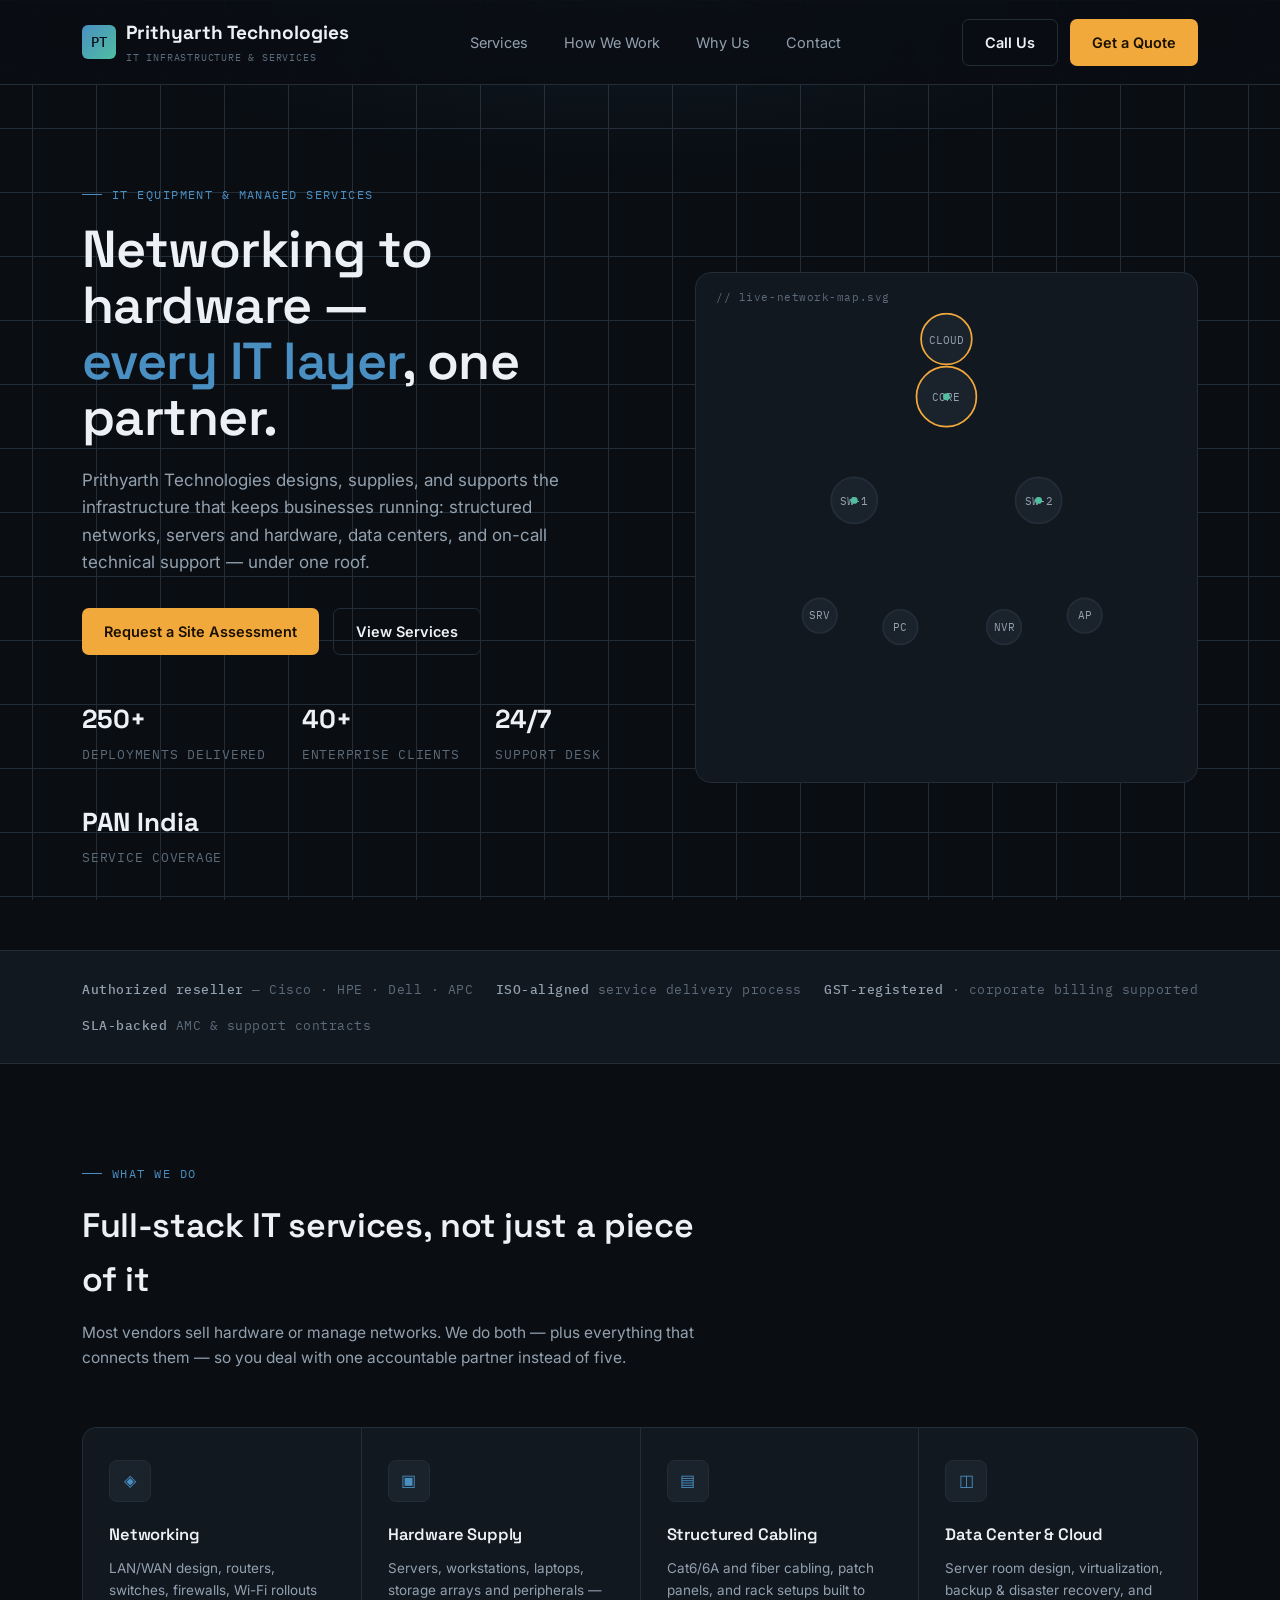
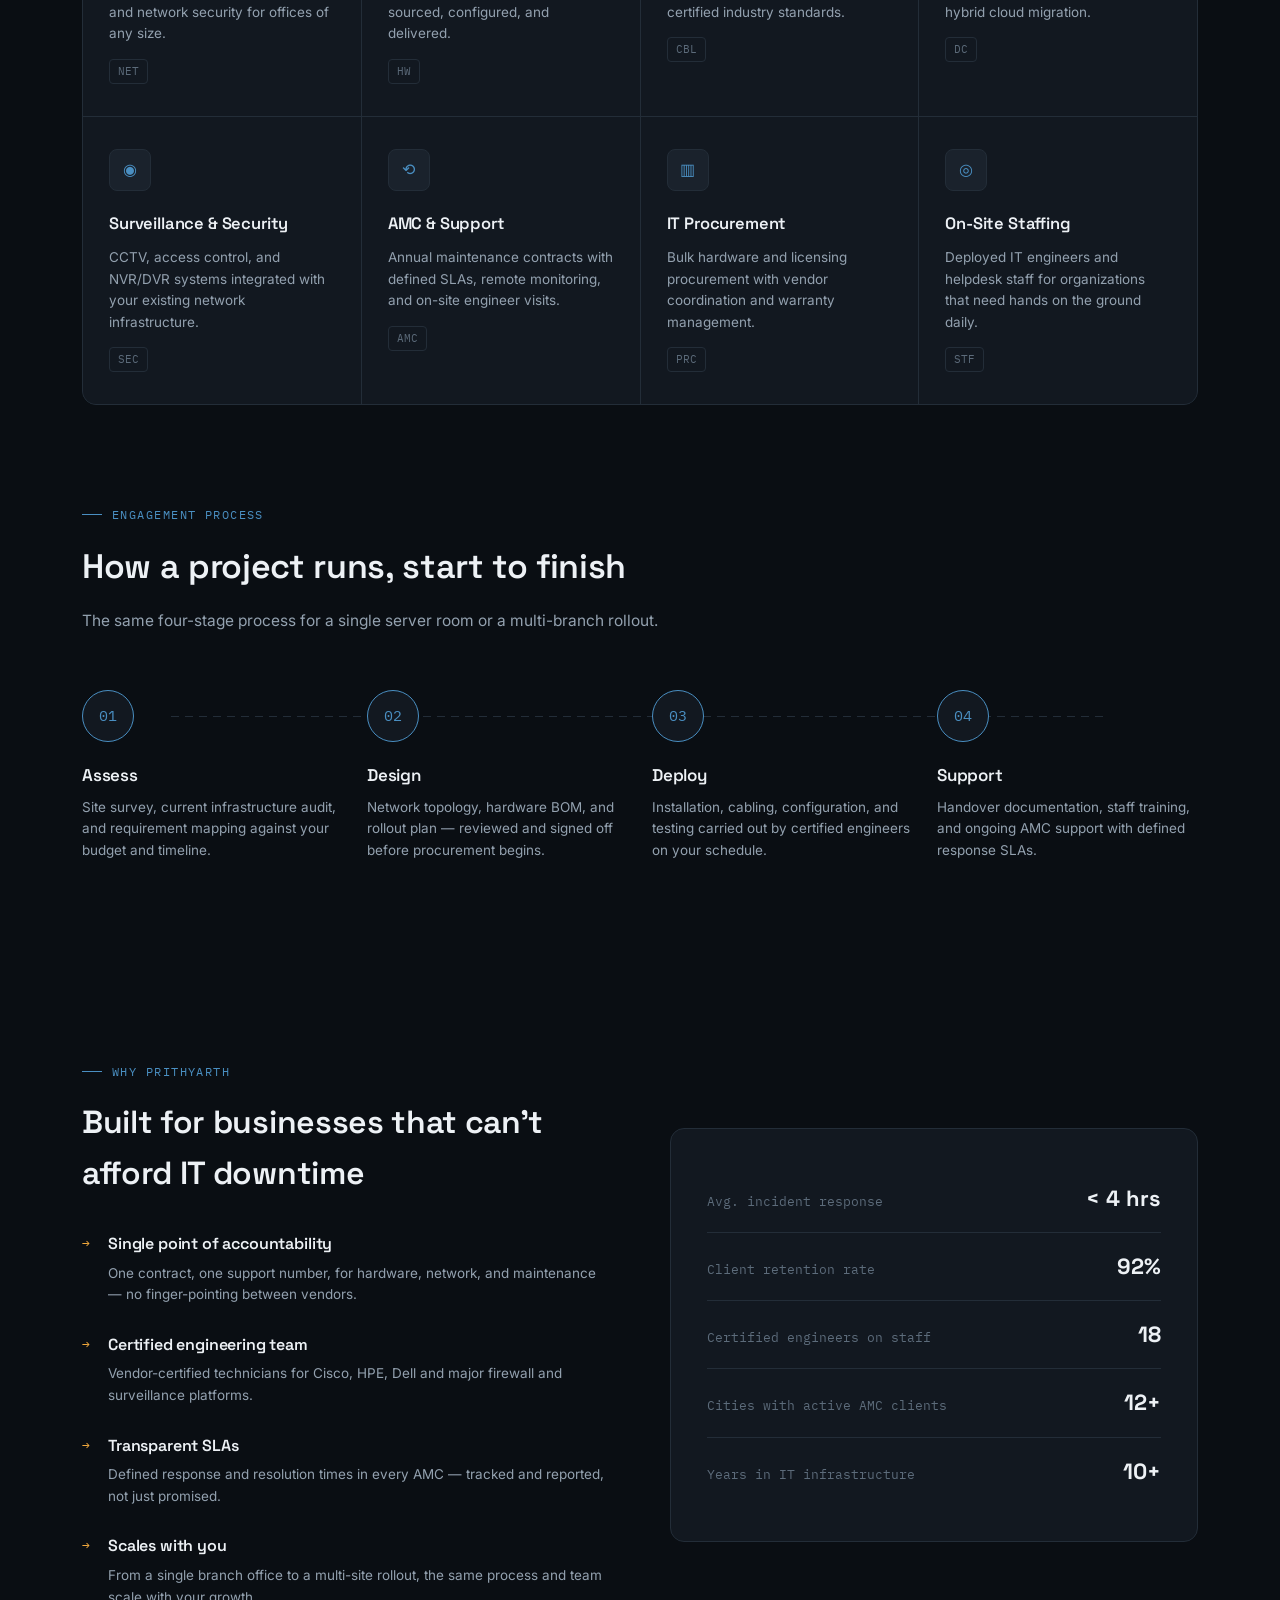
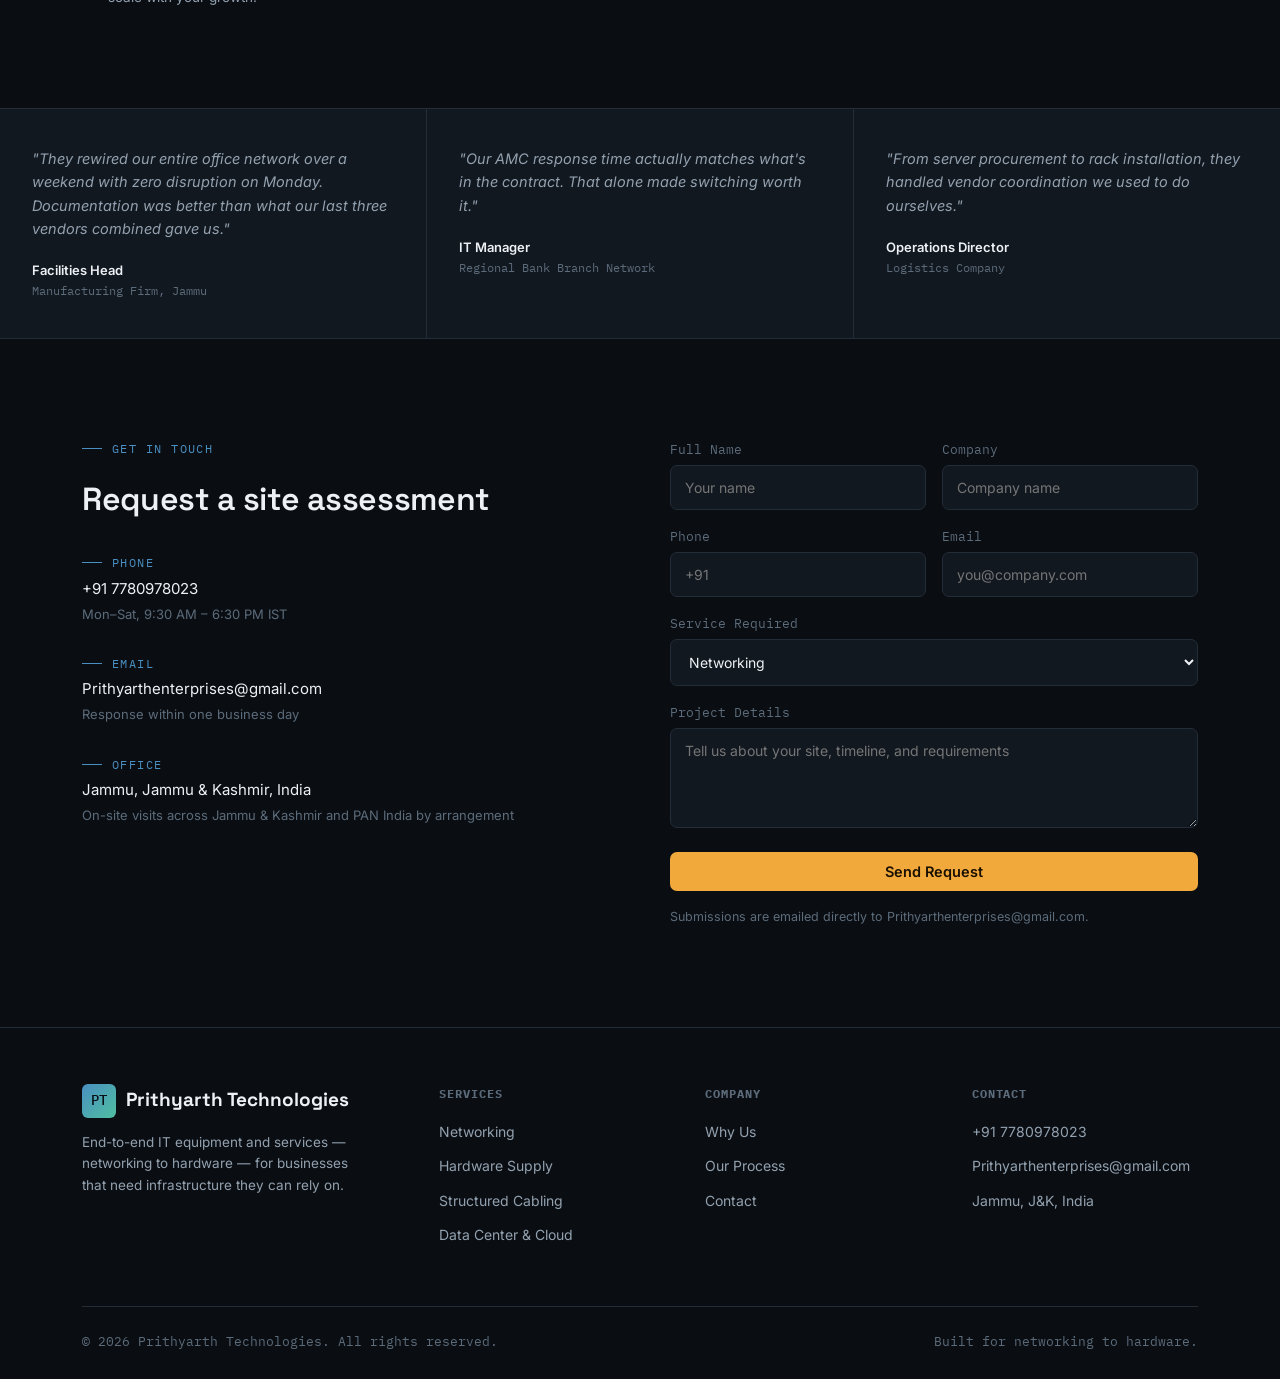
<file: Website.html>
<!DOCTYPE html>
<html lang="en">
<head>
<meta charset="UTF-8">
<meta name="viewport" content="width=device-width, initial-scale=1.0">
<title>Prithyarth Technologies — Networking, Hardware & IT Services</title>
<meta name="description" content="Prithyarth Technologies delivers end-to-end IT infrastructure — networking, hardware supply, structured cabling, data center and AMC support — for businesses across India.">
<link rel="preconnect" href="https://fonts.googleapis.com">
<link href="https://fonts.googleapis.com/css2?family=Space+Grotesk:wght@400;500;600;700&family=Inter:wght@400;500;600;700&family=IBM+Plex+Mono:wght@400;500&display=swap" rel="stylesheet">
<style>
  :root{
    --bg:#0A0E13;
    --panel:#121820;
    --panel-raised:#1A222C;
    --border:#232D38;
    --text:#EDF1F5;
    --text-dim:#93A1AF;
    --text-faint:#5C6B7A;
    --steel:#4A8FC2;
    --steel-dim:#2E5473;
    --amber:#F2A93C;
    --teal:#4FBFA0;
    --radius:10px;
  }
  *{margin:0;padding:0;box-sizing:border-box;}
  html{scroll-behavior:smooth;}
  body{
    background:var(--bg);
    color:var(--text);
    font-family:'Inter',sans-serif;
    line-height:1.6;
    overflow-x:hidden;
    background-image:
      linear-gradient(var(--border) 1px, transparent 1px),
      linear-gradient(90deg, var(--border) 1px, transparent 1px);
    background-size:64px 64px;
    background-position:center top;
    background-attachment:fixed;
    background-color:var(--bg);
  }
  body::before{
    content:"";
    position:fixed;inset:0;
    background:radial-gradient(ellipse 80% 50% at 50% -10%, rgba(74,143,194,0.12), transparent 60%);
    pointer-events:none;
    z-index:0;
  }
  h1,h2,h3,h4{font-family:'Space Grotesk',sans-serif;font-weight:600;letter-spacing:-0.01em;}
  .eyebrow{
    font-family:'IBM Plex Mono',monospace;
    font-size:12px;
    letter-spacing:0.12em;
    text-transform:uppercase;
    color:var(--steel);
    display:flex;align-items:center;gap:10px;
    margin-bottom:16px;
  }
  .eyebrow::before{content:"";width:20px;height:1px;background:var(--steel);display:inline-block;}
  a{color:inherit;text-decoration:none;}
  .container{max-width:1180px;margin:0 auto;padding:0 32px;}
  section{position:relative;z-index:1;}

  /* NAV */
  header{
    position:sticky;top:0;z-index:50;
    background:rgba(10,14,19,0.85);
    backdrop-filter:blur(10px);
    border-bottom:1px solid var(--border);
  }
  nav{
    max-width:1180px;margin:0 auto;padding:18px 32px;
    display:flex;align-items:center;justify-content:space-between;
  }
  .logo{
    display:flex;align-items:center;gap:10px;
    font-family:'Space Grotesk',sans-serif;font-weight:700;font-size:19px;
    color:var(--text);
  }
  .logo-mark{
    width:34px;height:34px;border-radius:6px;
    background:linear-gradient(135deg, var(--steel), var(--teal));
    display:flex;align-items:center;justify-content:center;
    font-family:'IBM Plex Mono',monospace;font-weight:500;font-size:14px;color:#081016;
    flex-shrink:0;
  }
  .logo small{display:block;font-family:'IBM Plex Mono',monospace;font-size:10px;font-weight:400;letter-spacing:0.08em;color:var(--text-faint);text-transform:uppercase;margin-top:2px;}
  .nav-links{display:flex;gap:36px;align-items:center;}
  .nav-links a{font-size:14.5px;color:var(--text-dim);transition:color .2s;}
  .nav-links a:hover{color:var(--text);}
  .btn{
    font-family:'Inter',sans-serif;font-weight:600;font-size:14.5px;
    padding:11px 22px;border-radius:7px;
    display:inline-flex;align-items:center;gap:8px;
    transition:all .2s;cursor:pointer;border:none;
  }
  .btn-primary{background:var(--amber);color:#1A1000;}
  .btn-primary:hover{background:#ffb84d;transform:translateY(-1px);}
  .btn-ghost{border:1px solid var(--border);color:var(--text);background:transparent;}
  .btn-ghost:hover{border-color:var(--steel);}
  .nav-cta{display:flex;gap:12px;}
  .nav-toggle{display:none;background:none;border:none;color:var(--text);font-size:24px;cursor:pointer;}

  /* HERO */
  .hero{padding:100px 0 80px;}
  .hero-grid{display:grid;grid-template-columns:1.1fr 1fr;gap:60px;align-items:center;}
  .hero h1{font-size:52px;line-height:1.08;margin-bottom:22px;}
  .hero h1 span{color:var(--steel);}
  .hero p.lead{font-size:17px;color:var(--text-dim);max-width:480px;margin-bottom:32px;}
  .hero-ctas{display:flex;gap:14px;margin-bottom:44px;flex-wrap:wrap;}
  .hero-stats{display:flex;gap:36px;flex-wrap:wrap;}
  .stat b{display:block;font-family:'Space Grotesk',sans-serif;font-size:26px;color:var(--text);}
  .stat span{font-size:12.5px;color:var(--text-faint);font-family:'IBM Plex Mono',monospace;text-transform:uppercase;letter-spacing:0.06em;}

  /* NETWORK DIAGRAM SIGNATURE */
  .diagram-wrap{
    position:relative;
    background:var(--panel);
    border:1px solid var(--border);
    border-radius:16px;
    padding:20px;
    aspect-ratio:1/1;
  }
  .diagram-wrap .tag{
    position:absolute;top:16px;left:20px;
    font-family:'IBM Plex Mono',monospace;font-size:11px;color:var(--text-faint);
    letter-spacing:0.05em;
  }
  .diagram-wrap svg{width:100%;height:100%;}
  .net-line{
    stroke:var(--steel-dim);
    stroke-width:1.5;
    fill:none;
    stroke-dasharray:6 5;
  }
  .net-line.active{
    stroke:var(--steel);
    stroke-dasharray:400;
    stroke-dashoffset:400;
    animation:drawline 2.4s ease forwards infinite;
  }
  .net-line.active.d1{animation-delay:0s;}
  .net-line.active.d2{animation-delay:.3s;}
  .net-line.active.d3{animation-delay:.6s;}
  .net-line.active.d4{animation-delay:.9s;}
  @keyframes drawline{
    0%{stroke-dashoffset:400;opacity:0;}
    15%{opacity:1;}
    60%{stroke-dashoffset:0;opacity:1;}
    100%{stroke-dashoffset:0;opacity:0;}
  }
  .node-circle{fill:var(--panel-raised);stroke:var(--border);stroke-width:1.5;}
  .node-circle.hub{stroke:var(--amber);}
  .node-label{font-family:'IBM Plex Mono',monospace;font-size:9.5px;fill:var(--text-dim);text-anchor:middle;}
  .pulse{
    fill:var(--teal);
    animation:pulse 2.2s ease-in-out infinite;
  }
  @keyframes pulse{
    0%,100%{opacity:.3;r:3;}
    50%{opacity:1;r:5;}
  }

  /* TRUST BAR */
  .trust{border-top:1px solid var(--border);border-bottom:1px solid var(--border);padding:28px 0;background:var(--panel);}
  .trust .container{display:flex;justify-content:space-between;align-items:center;flex-wrap:wrap;gap:16px;}
  .trust-item{font-family:'IBM Plex Mono',monospace;font-size:12.5px;color:var(--text-faint);letter-spacing:0.04em;}
  .trust-item b{color:var(--text-dim);font-weight:500;}

  /* SECTION HEADS */
  .section-head{max-width:640px;margin-bottom:56px;}
  .section-head h2{font-size:34px;margin-bottom:14px;}
  .section-head p{color:var(--text-dim);font-size:15.5px;}
  .section-pad{padding:100px 0;}

  /* SERVICES */
  .services-grid{display:grid;grid-template-columns:repeat(4,1fr);gap:1px;background:var(--border);border:1px solid var(--border);border-radius:14px;overflow:hidden;}
  .service-card{background:var(--panel);padding:32px 26px;transition:background .2s;}
  .service-card:hover{background:var(--panel-raised);}
  .service-icon{
    width:42px;height:42px;border-radius:8px;
    background:var(--panel-raised);border:1px solid var(--border);
    display:flex;align-items:center;justify-content:center;
    margin-bottom:20px;color:var(--steel);
  }
  .service-card h3{font-size:16.5px;margin-bottom:10px;}
  .service-card p{font-size:13.5px;color:var(--text-dim);}
  .service-tag{
    display:inline-block;margin-top:14px;
    font-family:'IBM Plex Mono',monospace;font-size:10.5px;color:var(--text-faint);
    border:1px solid var(--border);padding:3px 8px;border-radius:4px;
  }

  /* PROCESS */
  .process{display:grid;grid-template-columns:repeat(4,1fr);gap:24px;position:relative;}
  .process::before{
    content:"";position:absolute;top:26px;left:8%;right:8%;height:1px;
    background:repeating-linear-gradient(90deg, var(--border) 0 8px, transparent 8px 14px);
    z-index:0;
  }
  .process-step{position:relative;z-index:1;}
  .process-num{
    width:52px;height:52px;border-radius:50%;
    background:var(--panel);border:1.5px solid var(--steel);
    display:flex;align-items:center;justify-content:center;
    font-family:'IBM Plex Mono',monospace;color:var(--steel);font-size:15px;
    margin-bottom:20px;
  }
  .process-step h4{font-size:17px;margin-bottom:8px;}
  .process-step p{font-size:13.5px;color:var(--text-dim);}

  /* WHY US */
  .why-grid{display:grid;grid-template-columns:1fr 1fr;gap:60px;align-items:center;}
  .why-list{display:flex;flex-direction:column;gap:26px;}
  .why-item{display:flex;gap:18px;}
  .why-item .num{font-family:'IBM Plex Mono',monospace;color:var(--amber);font-size:13px;flex-shrink:0;padding-top:3px;}
  .why-item h4{font-size:16px;margin-bottom:6px;}
  .why-item p{font-size:13.5px;color:var(--text-dim);}
  .why-panel{
    background:var(--panel);border:1px solid var(--border);border-radius:14px;
    padding:36px;
  }
  .why-panel .metric{display:flex;justify-content:space-between;align-items:baseline;padding:16px 0;border-bottom:1px solid var(--border);}
  .why-panel .metric:last-child{border-bottom:none;}
  .why-panel .metric b{font-family:'Space Grotesk',sans-serif;font-size:22px;}
  .why-panel .metric span{font-size:12.5px;color:var(--text-faint);font-family:'IBM Plex Mono',monospace;}

  /* TESTIMONIAL */
  .testimonial-strip{background:var(--panel);border-top:1px solid var(--border);border-bottom:1px solid var(--border);}
  .testimonial-grid{display:grid;grid-template-columns:repeat(3,1fr);gap:1px;background:var(--border);}
  .t-card{background:var(--panel);padding:38px 32px;}
  .t-card p{font-size:14.5px;color:var(--text-dim);margin-bottom:20px;font-style:italic;}
  .t-who{font-size:13px;color:var(--text);font-weight:600;}
  .t-role{font-size:12px;color:var(--text-faint);font-family:'IBM Plex Mono',monospace;}

  /* CONTACT */
  .contact-grid{display:grid;grid-template-columns:1fr 1fr;gap:60px;}
  .contact-info-item{margin-bottom:28px;}
  .contact-info-item .eyebrow{margin-bottom:8px;}
  .contact-info-item p{font-size:15px;color:var(--text);}
  .contact-info-item span{font-size:13px;color:var(--text-faint);}
  form{display:flex;flex-direction:column;gap:16px;}
  .form-row{display:grid;grid-template-columns:1fr 1fr;gap:16px;}
  input,textarea,select{
    background:var(--panel);border:1px solid var(--border);border-radius:7px;
    padding:13px 14px;color:var(--text);font-family:'Inter',sans-serif;font-size:14px;
    width:100%;
  }
  input:focus,textarea:focus,select:focus{outline:2px solid var(--steel);outline-offset:1px;}
  textarea{resize:vertical;min-height:100px;}
  label{font-size:12.5px;color:var(--text-faint);font-family:'IBM Plex Mono',monospace;margin-bottom:6px;display:block;}

  /* FOOTER */
  footer{border-top:1px solid var(--border);padding:56px 0 28px;}
  .footer-grid{display:grid;grid-template-columns:1.4fr 1fr 1fr 1fr;gap:40px;margin-bottom:48px;}
  .footer-col h5{font-family:'IBM Plex Mono',monospace;font-size:12px;letter-spacing:0.08em;text-transform:uppercase;color:var(--text-faint);margin-bottom:18px;}
  .footer-col a{display:block;font-size:14px;color:var(--text-dim);margin-bottom:12px;transition:color .2s;}
  .footer-col a:hover{color:var(--steel);}
  .footer-bottom{border-top:1px solid var(--border);padding-top:24px;display:flex;justify-content:space-between;color:var(--text-faint);font-size:12.5px;font-family:'IBM Plex Mono',monospace;flex-wrap:wrap;gap:10px;}

  .reveal{opacity:0;transform:translateY(18px);transition:opacity .6s ease, transform .6s ease;}
  .reveal.visible{opacity:1;transform:translateY(0);}

  @media (max-width:900px){
    .hero-grid,.why-grid,.contact-grid{grid-template-columns:1fr;}
    .services-grid{grid-template-columns:repeat(2,1fr);}
    .testimonial-grid{grid-template-columns:1fr;}
    .process{grid-template-columns:1fr 1fr;row-gap:36px;}
    .process::before{display:none;}
    .footer-grid{grid-template-columns:1fr 1fr;}
    .nav-links{position:fixed;top:70px;left:0;right:0;background:var(--bg);border-bottom:1px solid var(--border);flex-direction:column;padding:24px 32px;gap:20px;display:none;}
    .nav-links.open{display:flex;}
    .nav-toggle{display:block;}
    .nav-cta{display:none;}
    .hero h1{font-size:36px;}
  }
  @media (max-width:600px){
    .services-grid{grid-template-columns:1fr;}
    .process{grid-template-columns:1fr;}
    .form-row{grid-template-columns:1fr;}
    .footer-grid{grid-template-columns:1fr;}
    .hero-stats{gap:24px;}
  }
  @media (prefers-reduced-motion: reduce){
    .net-line.active{animation:none;stroke-dasharray:none;opacity:1;}
    .pulse{animation:none;}
    .reveal{transition:none;opacity:1;transform:none;}
  }
</style>
</head>
<body>

<header>
  <nav>
    <div class="logo">
      <div class="logo-mark">PT</div>
      <div>Prithyarth Technologies<small>IT Infrastructure &amp; Services</small></div>
    </div>
    <div class="nav-links" id="navLinks">
      <a href="#services">Services</a>
      <a href="#process">How We Work</a>
      <a href="#why">Why Us</a>
      <a href="#contact">Contact</a>
    </div>
    <div class="nav-cta">
      <a href="tel:+917780978023" class="btn btn-ghost">Call Us</a>
      <a href="#contact" class="btn btn-primary">Get a Quote</a>
    </div>
    <button class="nav-toggle" id="navToggle" aria-label="Toggle menu">☰</button>
  </nav>
</header>

<section class="hero">
  <div class="container hero-grid">
    <div>
      <div class="eyebrow">IT Equipment &amp; Managed Services</div>
      <h1>Networking to hardware —<br><span>every IT layer</span>, one partner.</h1>
      <p class="lead">Prithyarth Technologies designs, supplies, and supports the infrastructure that keeps businesses running: structured networks, servers and hardware, data centers, and on-call technical support — under one roof.</p>
      <div class="hero-ctas">
        <a href="#contact" class="btn btn-primary">Request a Site Assessment</a>
        <a href="#services" class="btn btn-ghost">View Services</a>
      </div>
      <div class="hero-stats">
        <div class="stat"><b>250+</b><span>Deployments Delivered</span></div>
        <div class="stat"><b>40+</b><span>Enterprise Clients</span></div>
        <div class="stat"><b>24/7</b><span>Support Desk</span></div>
        <div class="stat"><b>PAN India</b><span>Service Coverage</span></div>
      </div>
    </div>
    <div class="diagram-wrap reveal" id="diagramWrap">
      <span class="tag">// live-network-map.svg</span>
      <svg viewBox="0 0 400 400">
        <!-- lines -->
        <path class="net-line active d1" d="M200,90 L120,180"/>
        <path class="net-line active d2" d="M200,90 L280,180"/>
        <path class="net-line active d3" d="M120,180 L90,280"/>
        <path class="net-line active d4" d="M120,180 L160,290"/>
        <path class="net-line active d1" d="M280,180 L250,290"/>
        <path class="net-line active d2" d="M280,180 L320,280"/>
        <path class="net-line active d3" d="M200,90 L200,40"/>

        <!-- cloud node -->
        <circle class="node-circle hub" cx="200" cy="40" r="22"/>
        <text class="node-label" x="200" y="44">CLOUD</text>

        <!-- core node -->
        <circle class="node-circle hub" cx="200" cy="90" r="26"/>
        <text class="node-label" x="200" y="94">CORE</text>

        <!-- switches -->
        <circle class="node-circle" cx="120" cy="180" r="20"/>
        <text class="node-label" x="120" y="184">SW-1</text>
        <circle class="node-circle" cx="280" cy="180" r="20"/>
        <text class="node-label" x="280" y="184">SW-2</text>

        <!-- endpoints -->
        <circle class="node-circle" cx="90" cy="280" r="15"/>
        <text class="node-label" x="90" y="283">SRV</text>
        <circle class="node-circle" cx="160" cy="290" r="15"/>
        <text class="node-label" x="160" y="293">PC</text>
        <circle class="node-circle" cx="250" cy="290" r="15"/>
        <text class="node-label" x="250" y="293">NVR</text>
        <circle class="node-circle" cx="320" cy="280" r="15"/>
        <text class="node-label" x="320" y="283">AP</text>

        <!-- pulses -->
        <circle class="pulse" cx="200" cy="90" r="3"/>
        <circle class="pulse" cx="120" cy="180" r="3" style="animation-delay:.5s"/>
        <circle class="pulse" cx="280" cy="180" r="3" style="animation-delay:1s"/>
      </svg>
    </div>
  </div>
</section>

<div class="trust">
  <div class="container">
    <div class="trust-item"><b>Authorized reseller</b> — Cisco · HPE · Dell · APC</div>
    <div class="trust-item"><b>ISO-aligned</b> service delivery process</div>
    <div class="trust-item"><b>GST-registered</b> · corporate billing supported</div>
    <div class="trust-item"><b>SLA-backed</b> AMC &amp; support contracts</div>
  </div>
</div>

<section class="section-pad" id="services">
  <div class="container">
    <div class="section-head reveal">
      <div class="eyebrow">What We Do</div>
      <h2>Full-stack IT services, not just a piece of it</h2>
      <p>Most vendors sell hardware or manage networks. We do both — plus everything that connects them — so you deal with one accountable partner instead of five.</p>
    </div>
    <div class="services-grid reveal">
      <div class="service-card">
        <div class="service-icon">◈</div>
        <h3>Networking</h3>
        <p>LAN/WAN design, routers, switches, firewalls, Wi-Fi rollouts and network security for offices of any size.</p>
        <span class="service-tag">NET</span>
      </div>
      <div class="service-card">
        <div class="service-icon">▣</div>
        <h3>Hardware Supply</h3>
        <p>Servers, workstations, laptops, storage arrays and peripherals — sourced, configured, and delivered.</p>
        <span class="service-tag">HW</span>
      </div>
      <div class="service-card">
        <div class="service-icon">▤</div>
        <h3>Structured Cabling</h3>
        <p>Cat6/6A and fiber cabling, patch panels, and rack setups built to certified industry standards.</p>
        <span class="service-tag">CBL</span>
      </div>
      <div class="service-card">
        <div class="service-icon">◫</div>
        <h3>Data Center &amp; Cloud</h3>
        <p>Server room design, virtualization, backup &amp; disaster recovery, and hybrid cloud migration.</p>
        <span class="service-tag">DC</span>
      </div>
      <div class="service-card">
        <div class="service-icon">◉</div>
        <h3>Surveillance &amp; Security</h3>
        <p>CCTV, access control, and NVR/DVR systems integrated with your existing network infrastructure.</p>
        <span class="service-tag">SEC</span>
      </div>
      <div class="service-card">
        <div class="service-icon">⟲</div>
        <h3>AMC &amp; Support</h3>
        <p>Annual maintenance contracts with defined SLAs, remote monitoring, and on-site engineer visits.</p>
        <span class="service-tag">AMC</span>
      </div>
      <div class="service-card">
        <div class="service-icon">▥</div>
        <h3>IT Procurement</h3>
        <p>Bulk hardware and licensing procurement with vendor coordination and warranty management.</p>
        <span class="service-tag">PRC</span>
      </div>
      <div class="service-card">
        <div class="service-icon">◎</div>
        <h3>On-Site Staffing</h3>
        <p>Deployed IT engineers and helpdesk staff for organizations that need hands on the ground daily.</p>
        <span class="service-tag">STF</span>
      </div>
    </div>
  </div>
</section>

<section class="section-pad" id="process" style="padding-top:0;">
  <div class="container">
    <div class="section-head reveal">
      <div class="eyebrow">Engagement Process</div>
      <h2>How a project runs, start to finish</h2>
      <p>The same four-stage process for a single server room or a multi-branch rollout.</p>
    </div>
    <div class="process reveal">
      <div class="process-step">
        <div class="process-num">01</div>
        <h4>Assess</h4>
        <p>Site survey, current infrastructure audit, and requirement mapping against your budget and timeline.</p>
      </div>
      <div class="process-step">
        <div class="process-num">02</div>
        <h4>Design</h4>
        <p>Network topology, hardware BOM, and rollout plan — reviewed and signed off before procurement begins.</p>
      </div>
      <div class="process-step">
        <div class="process-num">03</div>
        <h4>Deploy</h4>
        <p>Installation, cabling, configuration, and testing carried out by certified engineers on your schedule.</p>
      </div>
      <div class="process-step">
        <div class="process-num">04</div>
        <h4>Support</h4>
        <p>Handover documentation, staff training, and ongoing AMC support with defined response SLAs.</p>
      </div>
    </div>
  </div>
</section>

<section class="section-pad" id="why">
  <div class="container why-grid">
    <div class="reveal">
      <div class="eyebrow">Why Prithyarth</div>
      <h2 style="font-size:32px;margin-bottom:32px;">Built for businesses that can't afford IT downtime</h2>
      <div class="why-list">
        <div class="why-item">
          <div class="num">→</div>
          <div><h4>Single point of accountability</h4><p>One contract, one support number, for hardware, network, and maintenance — no finger-pointing between vendors.</p></div>
        </div>
        <div class="why-item">
          <div class="num">→</div>
          <div><h4>Certified engineering team</h4><p>Vendor-certified technicians for Cisco, HPE, Dell and major firewall and surveillance platforms.</p></div>
        </div>
        <div class="why-item">
          <div class="num">→</div>
          <div><h4>Transparent SLAs</h4><p>Defined response and resolution times in every AMC — tracked and reported, not just promised.</p></div>
        </div>
        <div class="why-item">
          <div class="num">→</div>
          <div><h4>Scales with you</h4><p>From a single branch office to a multi-site rollout, the same process and team scale with your growth.</p></div>
        </div>
      </div>
    </div>
    <div class="why-panel reveal">
      <div class="metric"><span>Avg. incident response</span><b>&lt; 4 hrs</b></div>
      <div class="metric"><span>Client retention rate</span><b>92%</b></div>
      <div class="metric"><span>Certified engineers on staff</span><b>18</b></div>
      <div class="metric"><span>Cities with active AMC clients</span><b>12+</b></div>
      <div class="metric"><span>Years in IT infrastructure</span><b>10+</b></div>
    </div>
  </div>
</section>

<div class="testimonial-strip">
  <div class="testimonial-grid">
    <div class="t-card reveal">
      <p>"They rewired our entire office network over a weekend with zero disruption on Monday. Documentation was better than what our last three vendors combined gave us."</p>
      <div class="t-who">Facilities Head</div>
      <div class="t-role">Manufacturing Firm, Jammu</div>
    </div>
    <div class="t-card reveal">
      <p>"Our AMC response time actually matches what's in the contract. That alone made switching worth it."</p>
      <div class="t-who">IT Manager</div>
      <div class="t-role">Regional Bank Branch Network</div>
    </div>
    <div class="t-card reveal">
      <p>"From server procurement to rack installation, they handled vendor coordination we used to do ourselves."</p>
      <div class="t-who">Operations Director</div>
      <div class="t-role">Logistics Company</div>
    </div>
  </div>
</div>

<section class="section-pad" id="contact">
  <div class="container contact-grid">
    <div class="reveal">
      <div class="eyebrow">Get In Touch</div>
      <h2 style="font-size:32px;margin-bottom:28px;">Request a site assessment</h2>
      <div class="contact-info-item">
        <div class="eyebrow" style="margin-bottom:4px;">Phone</div>
        <p>+91 7780978023</p>
        <span>Mon–Sat, 9:30 AM – 6:30 PM IST</span>
      </div>
      <div class="contact-info-item">
        <div class="eyebrow" style="margin-bottom:4px;">Email</div>
        <p>Prithyarthenterprises@gmail.com</p>
        <span>Response within one business day</span>
      </div>
      <div class="contact-info-item">
        <div class="eyebrow" style="margin-bottom:4px;">Office</div>
        <p>Jammu, Jammu &amp; Kashmir, India</p>
        <span>On-site visits across Jammu &amp; Kashmir and PAN India by arrangement</span>
      </div>
    </div>
    <form class="reveal" action="https://formsubmit.co/Prithyarthenterprises@gmail.com" method="POST">
      <input type="hidden" name="_subject" value="New enquiry — Prithyarth Technologies website">
      <input type="hidden" name="_captcha" value="false">
      <input type="hidden" name="_template" value="table">
      <input type="text" name="_honey" style="display:none">
      <div class="form-row">
        <div>
          <label for="fname">Full Name</label>
          <input id="fname" name="Full Name" type="text" placeholder="Your name" required>
        </div>
        <div>
          <label for="company">Company</label>
          <input id="company" name="Company" type="text" placeholder="Company name">
        </div>
      </div>
      <div class="form-row">
        <div>
          <label for="phone">Phone</label>
          <input id="phone" name="Phone" type="tel" placeholder="+91" required>
        </div>
        <div>
          <label for="email">Email</label>
          <input id="email" name="Email" type="email" placeholder="you@company.com" required>
        </div>
      </div>
      <div>
        <label for="service">Service Required</label>
        <select id="service" name="Service Required">
          <option>Networking</option>
          <option>Hardware Supply</option>
          <option>Structured Cabling</option>
          <option>Data Center &amp; Cloud</option>
          <option>Surveillance &amp; Security</option>
          <option>AMC &amp; Support</option>
          <option>Something else</option>
        </select>
      </div>
      <div>
        <label for="msg">Project Details</label>
        <textarea id="msg" name="Project Details" placeholder="Tell us about your site, timeline, and requirements"></textarea>
      </div>
      <button type="submit" class="btn btn-primary" style="justify-content:center;">Send Request</button>
      <p style="color:var(--text-faint);font-size:12.5px;">Submissions are emailed directly to Prithyarthenterprises@gmail.com.</p>
    </form>
  </div>
</section>

<footer>
  <div class="container">
    <div class="footer-grid">
      <div class="footer-col">
        <div class="logo" style="margin-bottom:14px;">
          <div class="logo-mark">PT</div>
          <div>Prithyarth Technologies</div>
        </div>
        <p style="font-size:13.5px;color:var(--text-dim);max-width:280px;">End-to-end IT equipment and services — networking to hardware — for businesses that need infrastructure they can rely on.</p>
      </div>
      <div class="footer-col">
        <h5>Services</h5>
        <a href="#services">Networking</a>
        <a href="#services">Hardware Supply</a>
        <a href="#services">Structured Cabling</a>
        <a href="#services">Data Center &amp; Cloud</a>
      </div>
      <div class="footer-col">
        <h5>Company</h5>
        <a href="#why">Why Us</a>
        <a href="#process">Our Process</a>
        <a href="#contact">Contact</a>
      </div>
      <div class="footer-col">
        <h5>Contact</h5>
        <a href="tel:+917780978023">+91 7780978023</a>
        <a href="mailto:Prithyarthenterprises@gmail.com">Prithyarthenterprises@gmail.com</a>
        <a href="#">Jammu, J&amp;K, India</a>
      </div>
    </div>
    <div class="footer-bottom">
      <span>© 2026 Prithyarth Technologies. All rights reserved.</span>
      <span>Built for networking to hardware.</span>
    </div>
  </div>
</footer>

<script>
  const navToggle = document.getElementById('navToggle');
  const navLinks = document.getElementById('navLinks');
  navToggle.addEventListener('click', () => navLinks.classList.toggle('open'));
  navLinks.querySelectorAll('a').forEach(a => a.addEventListener('click', () => navLinks.classList.remove('open')));

  const revealEls = document.querySelectorAll('.reveal');
  const io = new IntersectionObserver((entries) => {
    entries.forEach(e => { if(e.isIntersecting){ e.target.classList.add('visible'); io.unobserve(e.target); } });
  }, {threshold:0.15});
  revealEls.forEach(el => io.observe(el));
</script>

</body>
</html>
</file>
